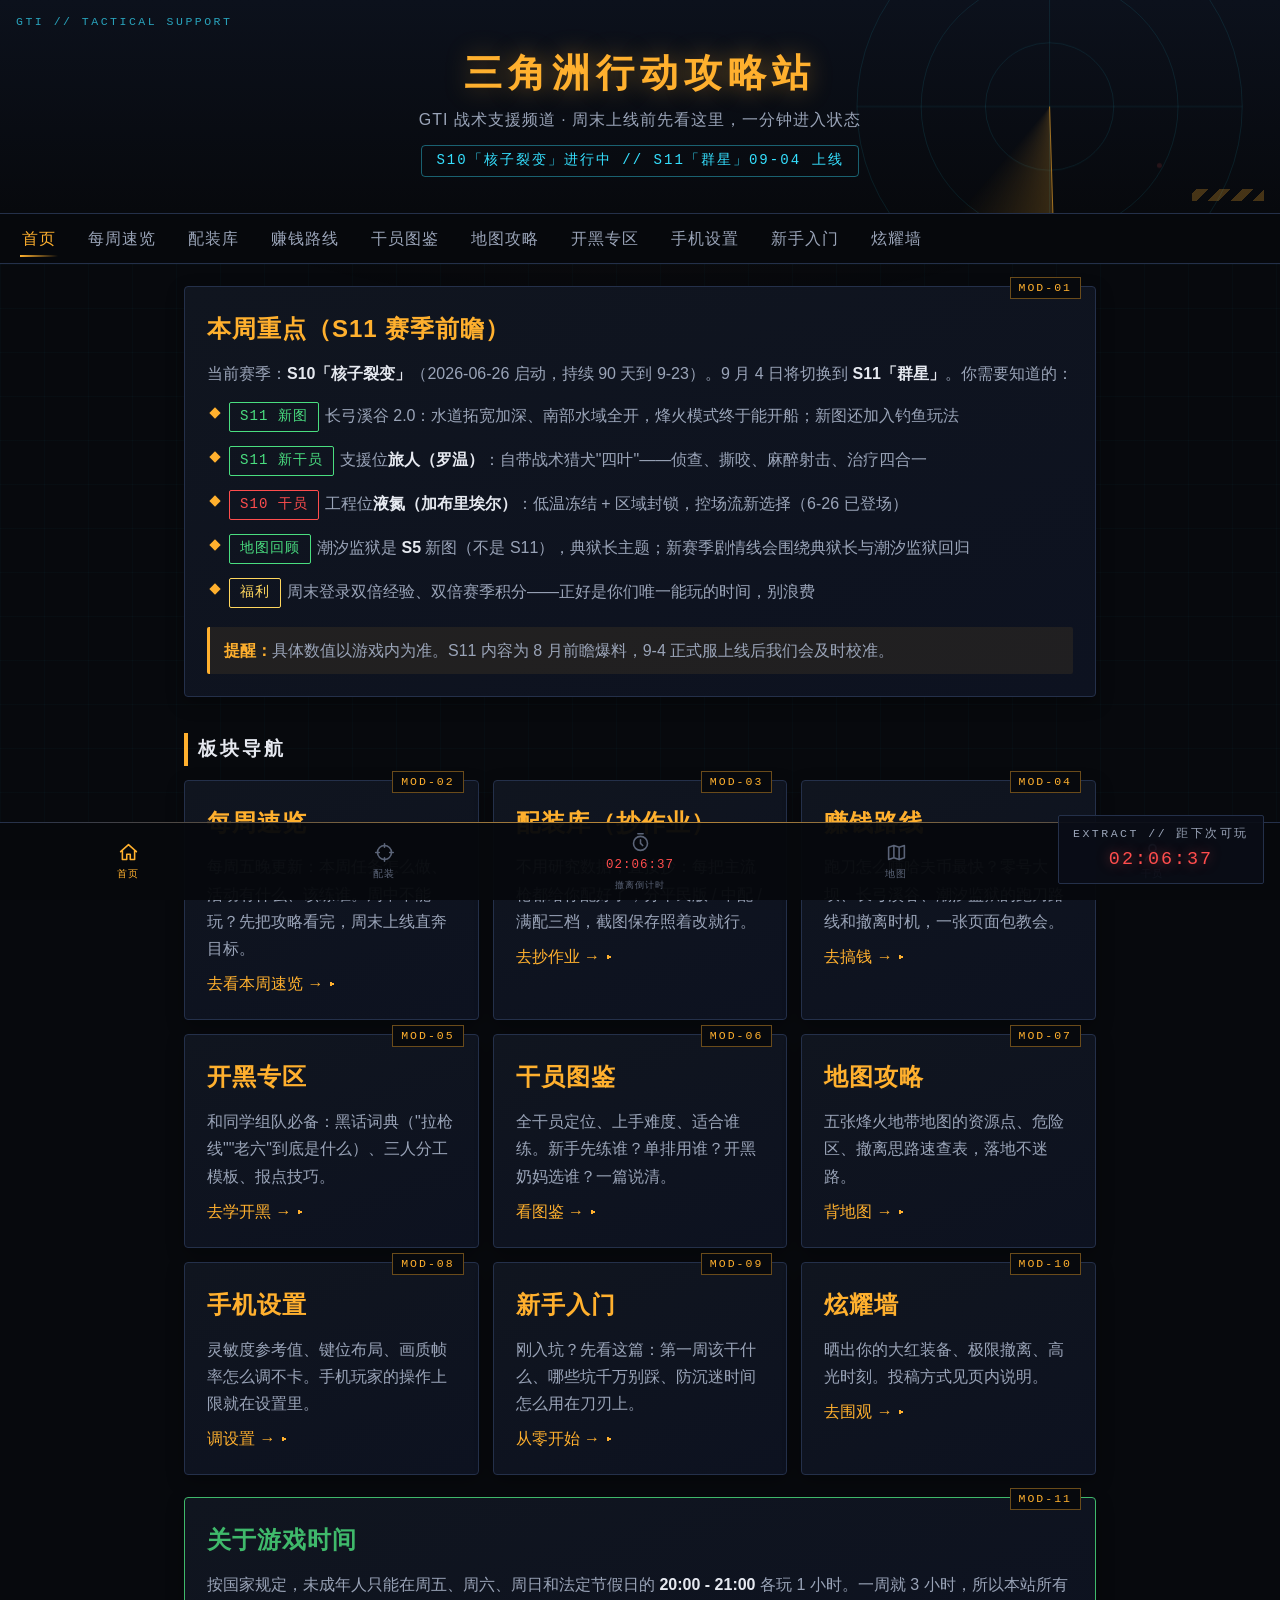
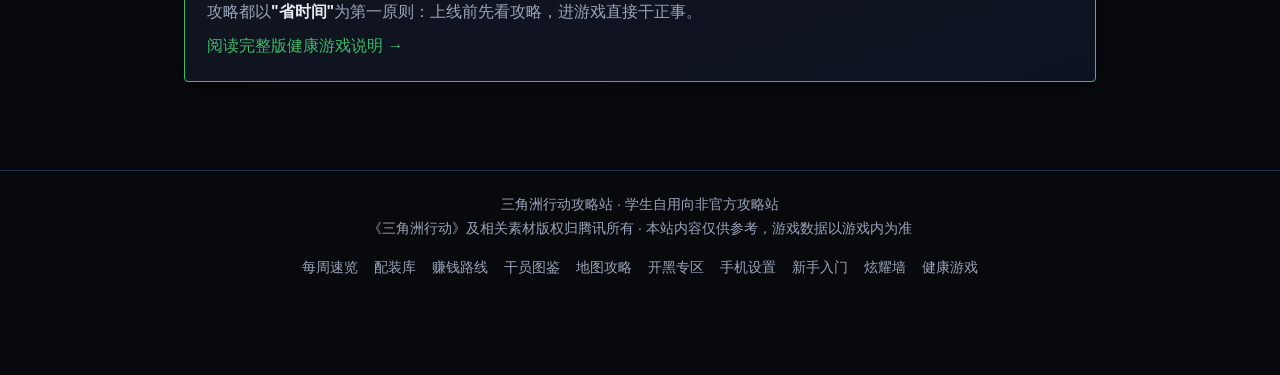
<file: index.html>
<!DOCTYPE html>
<html lang="zh-CN">
<head>
<meta charset="UTF-8">
<meta name="viewport" content="width=device-width, initial-scale=1.0">
<meta name="theme-color" content="#07090d">
<link rel="manifest" href="/manifest.webmanifest">
<link rel="icon" type="image/svg+xml" href="assets/icon.svg">
<title>三角洲行动攻略站 | 给初中生的三角洲手游百科</title>
<link rel="stylesheet" href="assets/style.css?v=12">
</head>
<body data-page="index">
</div></div>


<div class="hero">
  <canvas id="dfRadar" aria-hidden="true"></canvas>
  <div class="hero-inner">
    <h1 class="glitch" data-t="三角洲行动攻略站">三角洲行动攻略站</h1>
    <p>GTI 战术支援频道 · 周末上线前先看这里，一分钟进入状态</p>
    <span class="hero-chip">S10「核子裂变」进行中 // S11「群星」09-04 上线</span>
  </div>
</div>

<nav><div class="nav-inner">
  <a href="index.html" class="active">首页</a>
  <a href="weekly.html">每周速览</a>
  <a href="loadout.html">配装库</a>
  <a href="money.html">赚钱路线</a>
  <a href="operators.html">干员图鉴</a>
  <a href="maps.html">地图攻略</a>
  <a href="squad.html">开黑专区</a>
  <a href="mobile.html">手机设置</a>
  <a href="newbie.html">新手入门</a>
  <a href="wall.html">炫耀墙</a>
</div></nav>

<div class="container">

  <div class="card">
    <h2>本周重点（S11 赛季前瞻）</h2>
    <p>当前赛季：<strong>S10「核子裂变」</strong>（2026-06-26 启动，持续 90 天到 9-23）。9 月 4 日将切换到 <strong>S11「群星」</strong>。你需要知道的：</p>
    <ul class="list">
      <li><span class="badge new">S11 新图</span>长弓溪谷 2.0：水道拓宽加深、南部水域全开，烽火模式终于能开船；新图还加入钓鱼玩法</li>
      <li><span class="badge new">S11 新干员</span>支援位<strong>旅人（罗温）</strong>：自带战术猎犬"四叶"——侦查、撕咬、麻醉射击、治疗四合一</li>
      <li><span class="badge hot">S10 干员</span>工程位<strong>液氮（加布里埃尔）</strong>：低温冻结 + 区域封锁，控场流新选择（6-26 已登场）</li>
      <li><span class="badge new">地图回顾</span>潮汐监狱是 <strong>S5</strong> 新图（不是 S11），典狱长主题；新赛季剧情线会围绕典狱长与潮汐监狱回归</li>
      <li><span class="badge rec">福利</span>周末登录双倍经验、双倍赛季积分——正好是你们唯一能玩的时间，别浪费</li>
    </ul>
    <div class="tip"><b>提醒：</b>具体数值以游戏内为准。S11 内容为 8 月前瞻爆料，9-4 正式服上线后我们会及时校准。</div>
  </div>

  <div class="section-title"><h2 style="font-size:1.2rem;color:var(--text)">板块导航</h2></div>

  <div class="grid">
    <div class="card">
      <h2>每周速览</h2>
      <p>每周五晚更新：本周任务怎么做、活动有什么、该练谁。周中不能玩？先把攻略看完，周末上线直奔目标。</p>
      <p style="margin-top:8px"><a href="weekly.html" style="color:var(--accent)">去看本周速览 →</a></p>
    </div>
    <div class="card">
      <h2>配装库（抄作业）</h2>
      <p>不用研究数据，直接抄：每把主流枪都给你配好了，分平民版 / 中配 / 满配三档，截图保存照着改就行。</p>
      <p style="margin-top:8px"><a href="loadout.html" style="color:var(--accent)">去抄作业 →</a></p>
    </div>
    <div class="card">
      <h2>赚钱路线</h2>
      <p>跑刀怎么赚哈夫币最快？零号大坝、长弓溪谷、潮汐监狱的跑刀路线和撤离时机，一张页面包教会。</p>
      <p style="margin-top:8px"><a href="money.html" style="color:var(--accent)">去搞钱 →</a></p>
    </div>
    <div class="card">
      <h2>开黑专区</h2>
      <p>和同学组队必备：黑话词典（"拉枪线""老六"到底是什么）、三人分工模板、报点技巧。</p>
      <p style="margin-top:8px"><a href="squad.html" style="color:var(--accent)">去学开黑 →</a></p>
    </div>
    <div class="card">
      <h2>干员图鉴</h2>
      <p>全干员定位、上手难度、适合谁练。新手先练谁？单排用谁？开黑奶妈选谁？一篇说清。</p>
      <p style="margin-top:8px"><a href="operators.html" style="color:var(--accent)">看图鉴 →</a></p>
    </div>
    <div class="card">
      <h2>地图攻略</h2>
      <p>五张烽火地带地图的资源点、危险区、撤离思路速查表，落地不迷路。</p>
      <p style="margin-top:8px"><a href="maps.html" style="color:var(--accent)">背地图 →</a></p>
    </div>
    <div class="card">
      <h2>手机设置</h2>
      <p>灵敏度参考值、键位布局、画质帧率怎么调不卡。手机玩家的操作上限就在设置里。</p>
      <p style="margin-top:8px"><a href="mobile.html" style="color:var(--accent)">调设置 →</a></p>
    </div>
    <div class="card">
      <h2>新手入门</h2>
      <p>刚入坑？先看这篇：第一周该干什么、哪些坑千万别踩、防沉迷时间怎么用在刀刃上。</p>
      <p style="margin-top:8px"><a href="newbie.html" style="color:var(--accent)">从零开始 →</a></p>
    </div>
    <div class="card">
      <h2>炫耀墙</h2>
      <p>晒出你的大红装备、极限撤离、高光时刻。投稿方式见页内说明。</p>
      <p style="margin-top:8px"><a href="wall.html" style="color:var(--accent)">去围观 →</a></p>
    </div>
  </div>

  <div class="card" style="border-color:var(--green)">
    <h2 style="color:var(--green)">关于游戏时间</h2>
    <p>按国家规定，未成年人只能在周五、周六、周日和法定节假日的 <strong>20:00 - 21:00</strong> 各玩 1 小时。一周就 3 小时，所以本站所有攻略都以<b style="color:var(--text)">"省时间"</b>为第一原则：上线前先看攻略，进游戏直接干正事。</p>
    <p style="margin-top:6px"><a href="health.html" style="color:var(--green)">阅读完整版健康游戏说明 →</a></p>
  </div>

</div>

<footer>
  三角洲行动攻略站 · 学生自用向非官方攻略站<br>
  《三角洲行动》及相关素材版权归腾讯所有 · 本站内容仅供参考，游戏数据以游戏内为准
</footer>

<div id="dfToast"></div>
<div id="redRain" aria-hidden="true"></div>
<nav id="dfTabbar" aria-label="快捷导航"></nav>
<script src="assets/effects.js?v=12" defer></script>
</body>
</html>
</file>
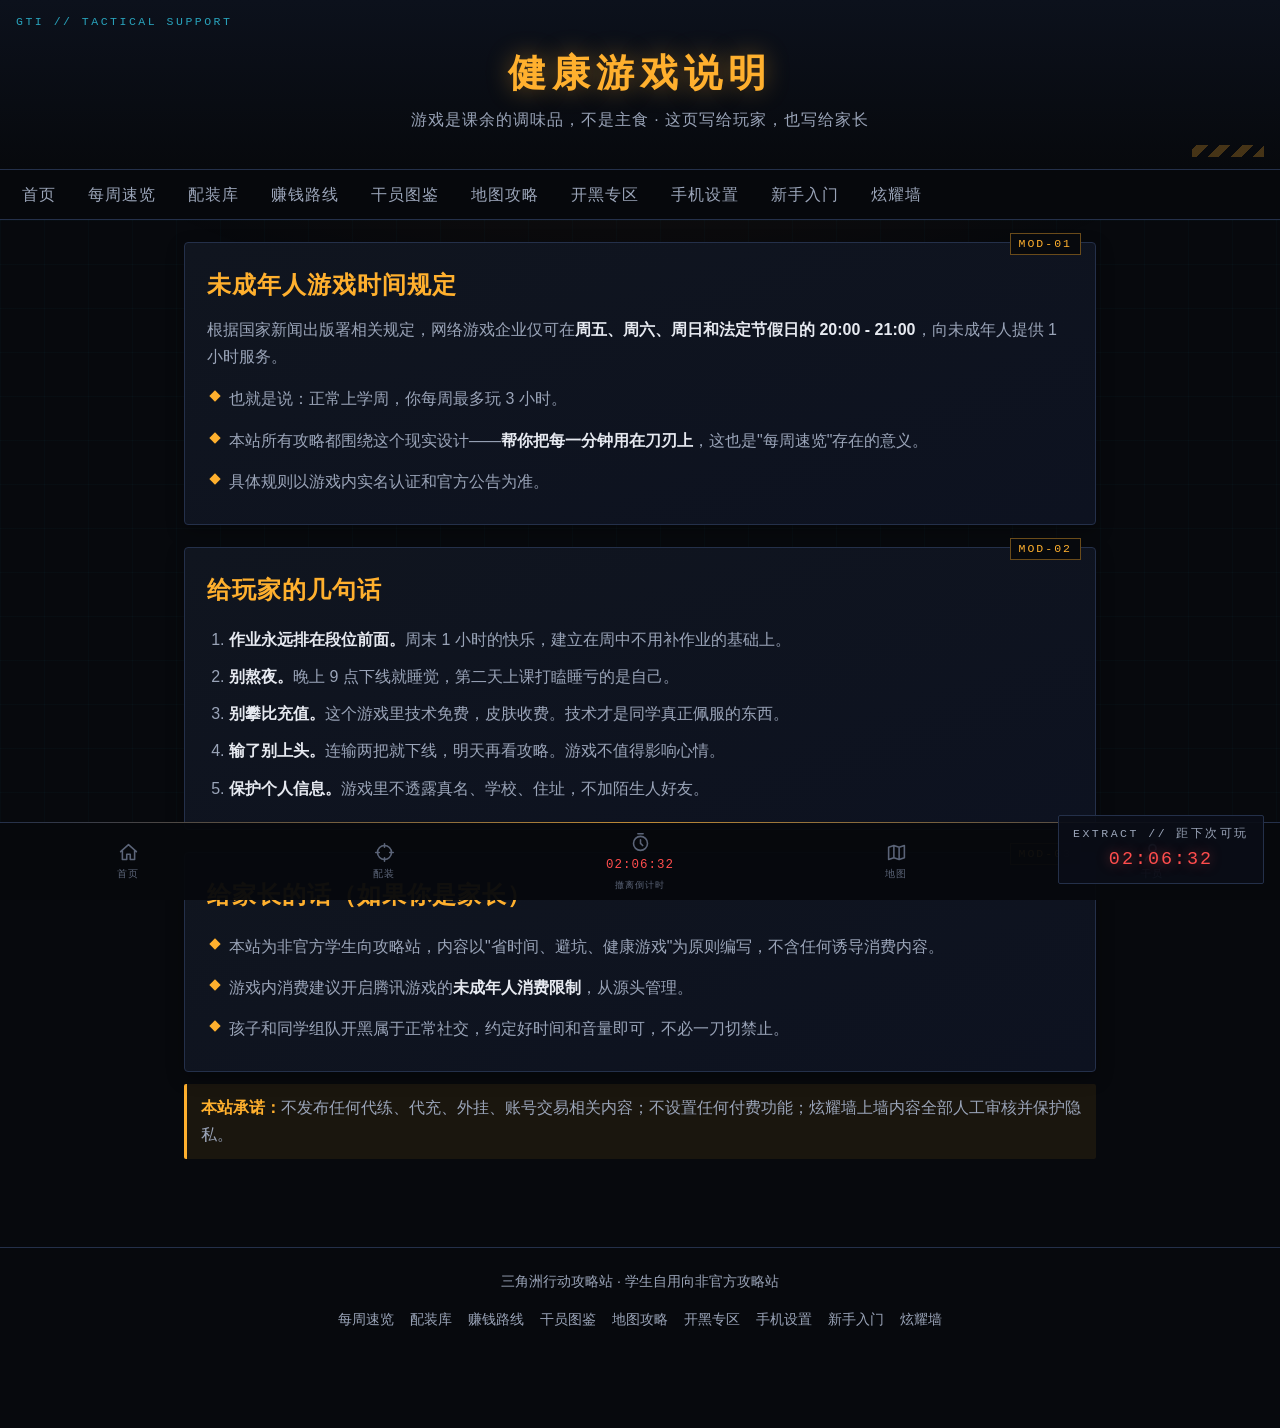
<file: health.html>
<!DOCTYPE html>
<html lang="zh-CN">
<head>
<meta charset="UTF-8">
<meta name="viewport" content="width=device-width, initial-scale=1.0">
<meta name="theme-color" content="#07090d">
<link rel="manifest" href="/manifest.webmanifest">
<link rel="icon" type="image/svg+xml" href="assets/icon.svg">
<title>健康游戏说明 | 三角洲行动攻略站</title>
<link rel="stylesheet" href="assets/style.css?v=12">
</head>
<body data-page="health">
</div></div>


<div class="hero">
  <h1>健康游戏说明</h1>
  <p>游戏是课余的调味品，不是主食 · 这页写给玩家，也写给家长</p>
</div>

<nav><div class="nav-inner">
  <a href="index.html">首页</a>
  <a href="weekly.html">每周速览</a>
  <a href="loadout.html">配装库</a>
  <a href="money.html">赚钱路线</a>
  <a href="operators.html">干员图鉴</a>
  <a href="maps.html">地图攻略</a>
  <a href="squad.html">开黑专区</a>
  <a href="mobile.html">手机设置</a>
  <a href="newbie.html">新手入门</a>
  <a href="wall.html">炫耀墙</a>
</div></nav>

<div class="container">

  <div class="card">
    <h2>未成年人游戏时间规定</h2>
    <p>根据国家新闻出版署相关规定，网络游戏企业仅可在<strong>周五、周六、周日和法定节假日的 20:00 - 21:00</strong>，向未成年人提供 1 小时服务。</p>
    <ul class="list">
      <li>也就是说：正常上学周，你每周最多玩 3 小时。</li>
      <li>本站所有攻略都围绕这个现实设计——<strong>帮你把每一分钟用在刀刃上</strong>，这也是"每周速览"存在的意义。</li>
      <li>具体规则以游戏内实名认证和官方公告为准。</li>
    </ul>
  </div>

  <div class="card">
    <h2>给玩家的几句话</h2>
    <ol class="list">
      <li><strong>作业永远排在段位前面。</strong>周末 1 小时的快乐，建立在周中不用补作业的基础上。</li>
      <li><strong>别熬夜。</strong>晚上 9 点下线就睡觉，第二天上课打瞌睡亏的是自己。</li>
      <li><strong>别攀比充值。</strong>这个游戏里技术免费，皮肤收费。技术才是同学真正佩服的东西。</li>
      <li><strong>输了别上头。</strong>连输两把就下线，明天再看攻略。游戏不值得影响心情。</li>
      <li><strong>保护个人信息。</strong>游戏里不透露真名、学校、住址，不加陌生人好友。</li>
    </ol>
  </div>

  <div class="card">
    <h2>给家长的话（如果你是家长）</h2>
    <ul class="list">
      <li>本站为非官方学生向攻略站，内容以"省时间、避坑、健康游戏"为原则编写，不含任何诱导消费内容。</li>
      <li>游戏内消费建议开启腾讯游戏的<strong>未成年人消费限制</strong>，从源头管理。</li>
      <li>孩子和同学组队开黑属于正常社交，约定好时间和音量即可，不必一刀切禁止。</li>
    </ul>
  </div>

  <div class="tip"><b>本站承诺：</b>不发布任何代练、代充、外挂、账号交易相关内容；不设置任何付费功能；炫耀墙上墙内容全部人工审核并保护隐私。</div>

</div>

<footer>
  三角洲行动攻略站 · 学生自用向非官方攻略站
</footer>

<div id="dfToast"></div>
<div id="redRain" aria-hidden="true"></div>
<nav id="dfTabbar" aria-label="快捷导航"></nav>
<script src="assets/effects.js?v=12" defer></script>
</body>
</html>
</file>
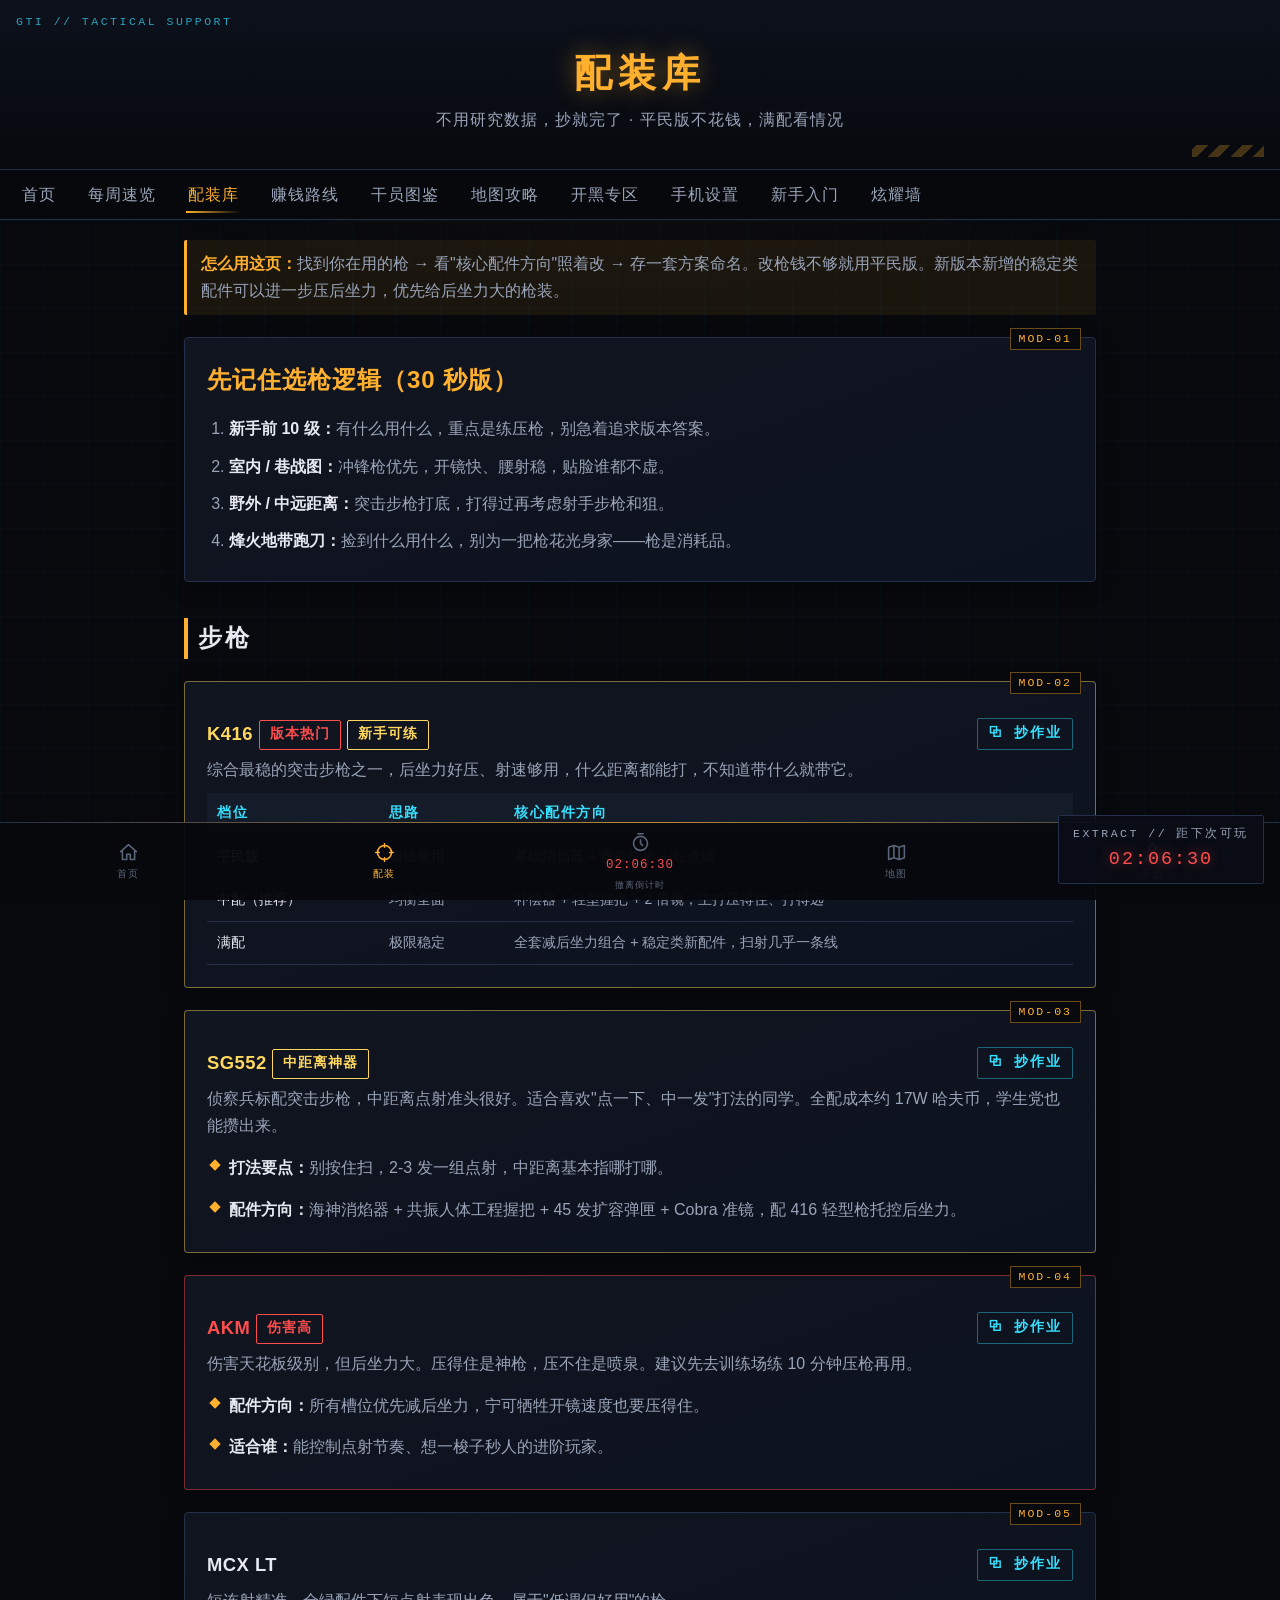
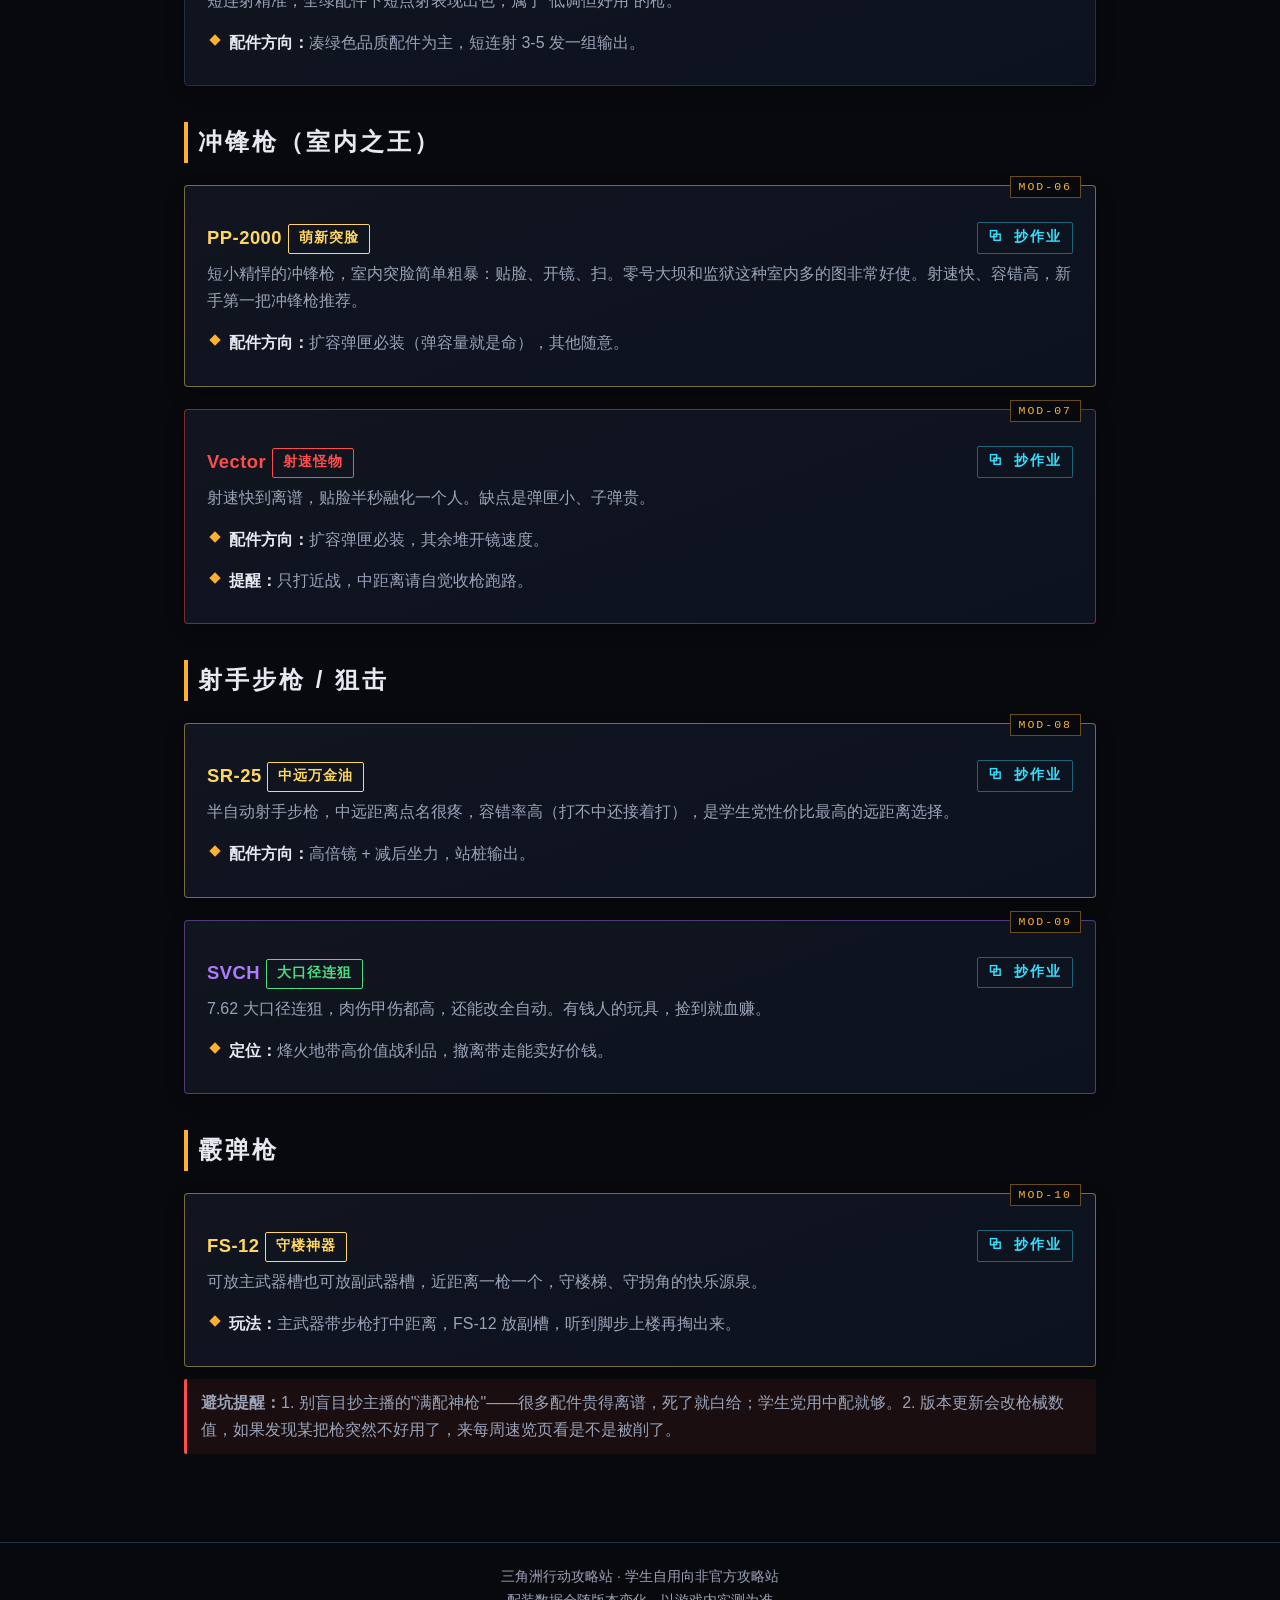
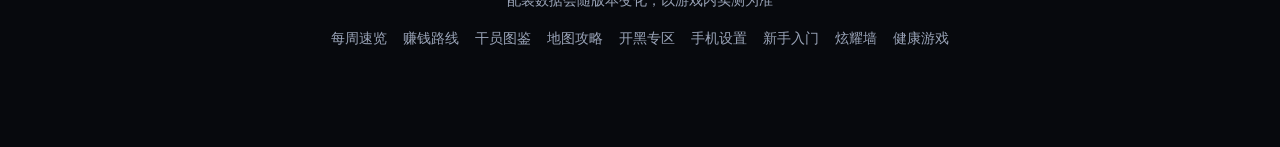
<file: loadout.html>
<!DOCTYPE html>
<html lang="zh-CN">
<head>
<meta charset="UTF-8">
<meta name="viewport" content="width=device-width, initial-scale=1.0">
<meta name="theme-color" content="#07090d">
<link rel="manifest" href="/manifest.webmanifest">
<link rel="icon" type="image/svg+xml" href="assets/icon.svg">
<title>配装库 · 直接抄 | 三角洲行动攻略站</title>
<link rel="stylesheet" href="assets/style.css?v=12">
</head>
<body data-page="loadout">
</div></div>


<div class="hero">
  <h1>配装库</h1>
  <p>不用研究数据，抄就完了 · 平民版不花钱，满配看情况</p>
</div>

<nav><div class="nav-inner">
  <a href="index.html">首页</a>
  <a href="weekly.html">每周速览</a>
  <a href="loadout.html" class="active">配装库</a>
  <a href="money.html">赚钱路线</a>
  <a href="operators.html">干员图鉴</a>
  <a href="maps.html">地图攻略</a>
  <a href="squad.html">开黑专区</a>
  <a href="mobile.html">手机设置</a>
  <a href="newbie.html">新手入门</a>
  <a href="wall.html">炫耀墙</a>
</div></nav>

<div class="container">

  <div class="tip" style="margin-top:20px"><b>怎么用这页：</b>找到你在用的枪 → 看"核心配件方向"照着改 → 存一套方案命名。改枪钱不够就用平民版。新版本新增的稳定类配件可以进一步压后坐力，优先给后坐力大的枪装。</div>

  <div class="card">
    <h2>先记住选枪逻辑（30 秒版）</h2>
    <ol class="list">
      <li><strong>新手前 10 级：</strong>有什么用什么，重点是练压枪，别急着追求版本答案。</li>
      <li><strong>室内 / 巷战图：</strong>冲锋枪优先，开镜快、腰射稳，贴脸谁都不虚。</li>
      <li><strong>野外 / 中远距离：</strong>突击步枪打底，打得过再考虑射手步枪和狙。</li>
      <li><strong>烽火地带跑刀：</strong>捡到什么用什么，别为一把枪花光身家——枪是消耗品。</li>
    </ol>
  </div>

  <h2 class="section-title">步枪</h2>

  <div class="card">
    <h3>K416 <span class="badge hot">版本热门</span><span class="badge rec">新手可练</span></h3>
    <p>综合最稳的突击步枪之一，后坐力好压、射速够用，什么距离都能打，不知道带什么就带它。</p>
    <div class="table-wrap"><table>
      <tr><th>档位</th><th>思路</th><th>核心配件方向</th></tr>
      <tr><td>平民版</td><td>省钱能用</td><td>基础消焰器 + 垂直握把 + 红点镜</td></tr>
      <tr><td>中配（推荐）</td><td>均衡全面</td><td>补偿器 + 轻型握把 + 2 倍镜，主打压得住、打得远</td></tr>
      <tr><td>满配</td><td>极限稳定</td><td>全套减后坐力组合 + 稳定类新配件，扫射几乎一条线</td></tr>
    </table></div>
  </div>

  <div class="card">
    <h3>SG552 <span class="badge rec">中距离神器</span></h3>
    <p>侦察兵标配突击步枪，中距离点射准头很好。适合喜欢"点一下、中一发"打法的同学。全配成本约 17W 哈夫币，学生党也能攒出来。</p>
    <ul class="list">
      <li><strong>打法要点：</strong>别按住扫，2-3 发一组点射，中距离基本指哪打哪。</li>
      <li><strong>配件方向：</strong>海神消焰器 + 共振人体工程握把 + 45 发扩容弹匣 + Cobra 准镜，配 416 轻型枪托控后坐力。</li>
    </ul>
  </div>

  <div class="card">
    <h3>AKM <span class="badge hot">伤害高</span></h3>
    <p>伤害天花板级别，但后坐力大。压得住是神枪，压不住是喷泉。建议先去训练场练 10 分钟压枪再用。</p>
    <ul class="list">
      <li><strong>配件方向：</strong>所有槽位优先减后坐力，宁可牺牲开镜速度也要压得住。</li>
      <li><strong>适合谁：</strong>能控制点射节奏、想一梭子秒人的进阶玩家。</li>
    </ul>
  </div>

  <div class="card">
    <h3>MCX LT</h3>
    <p>短连射精准，全绿配件下短点射表现出色，属于"低调但好用"的枪。</p>
    <ul class="list">
      <li><strong>配件方向：</strong>凑绿色品质配件为主，短连射 3-5 发一组输出。</li>
    </ul>
  </div>

  <h2 class="section-title">冲锋枪（室内之王）</h2>

  <div class="card">
    <h3>PP-2000 <span class="badge rec">萌新突脸</span></h3>
    <p>短小精悍的冲锋枪，室内突脸简单粗暴：贴脸、开镜、扫。零号大坝和监狱这种室内多的图非常好使。射速快、容错高，新手第一把冲锋枪推荐。</p>
    <ul class="list">
      <li><strong>配件方向：</strong>扩容弹匣必装（弹容量就是命），其他随意。</li>
    </ul>
  </div>

  <div class="card">
    <h3>Vector <span class="badge hot">射速怪物</span></h3>
    <p>射速快到离谱，贴脸半秒融化一个人。缺点是弹匣小、子弹贵。</p>
    <ul class="list">
      <li><strong>配件方向：</strong>扩容弹匣必装，其余堆开镜速度。</li>
      <li><strong>提醒：</strong>只打近战，中距离请自觉收枪跑路。</li>
    </ul>
  </div>

  <h2 class="section-title">射手步枪 / 狙击</h2>

  <div class="card">
    <h3>SR-25 <span class="badge rec">中远万金油</span></h3>
    <p>半自动射手步枪，中远距离点名很疼，容错率高（打不中还接着打），是学生党性价比最高的远距离选择。</p>
    <ul class="list">
      <li><strong>配件方向：</strong>高倍镜 + 减后坐力，站桩输出。</li>
    </ul>
  </div>

  <div class="card">
    <h3>SVCH <span class="badge new">大口径连狙</span></h3>
    <p>7.62 大口径连狙，肉伤甲伤都高，还能改全自动。有钱人的玩具，捡到就血赚。</p>
    <ul class="list">
      <li><strong>定位：</strong>烽火地带高价值战利品，撤离带走能卖好价钱。</li>
    </ul>
  </div>

  <h2 class="section-title">霰弹枪</h2>

  <div class="card">
    <h3>FS-12 <span class="badge rec">守楼神器</span></h3>
    <p>可放主武器槽也可放副武器槽，近距离一枪一个，守楼梯、守拐角的快乐源泉。</p>
    <ul class="list">
      <li><strong>玩法：</strong>主武器带步枪打中距离，FS-12 放副槽，听到脚步上楼再掏出来。</li>
    </ul>
  </div>

  <div class="warn"><b>避坑提醒：</b>1. 别盲目抄主播的"满配神枪"——很多配件贵得离谱，死了就白给；学生党用中配就够。2. 版本更新会改枪械数值，如果发现某把枪突然不好用了，来每周速览页看是不是被削了。</div>

</div>

<footer>
  三角洲行动攻略站 · 学生自用向非官方攻略站<br>
  配装数据会随版本变化，以游戏内实测为准
</footer>

<div id="dfToast"></div>
<div id="redRain" aria-hidden="true"></div>
<nav id="dfTabbar" aria-label="快捷导航"></nav>
<script src="assets/effects.js?v=12" defer></script>
</body>
</html>
</file>
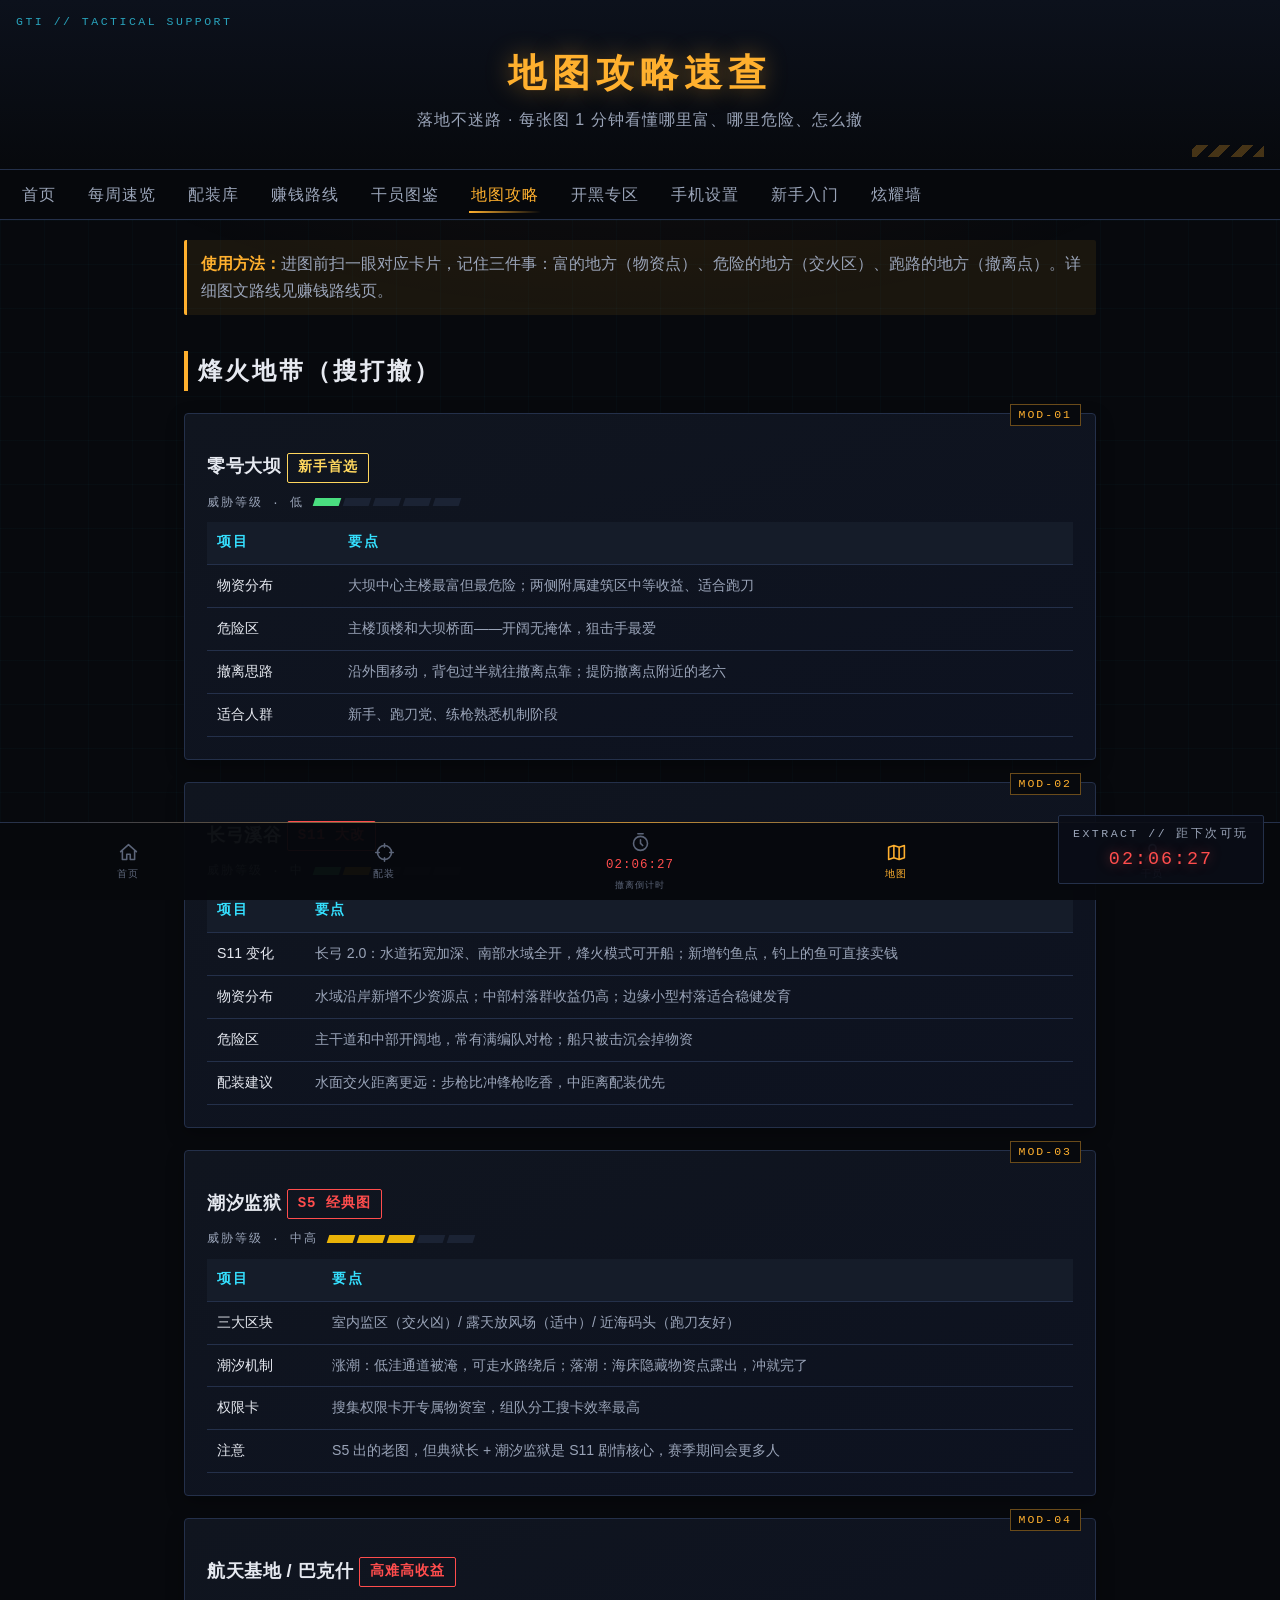
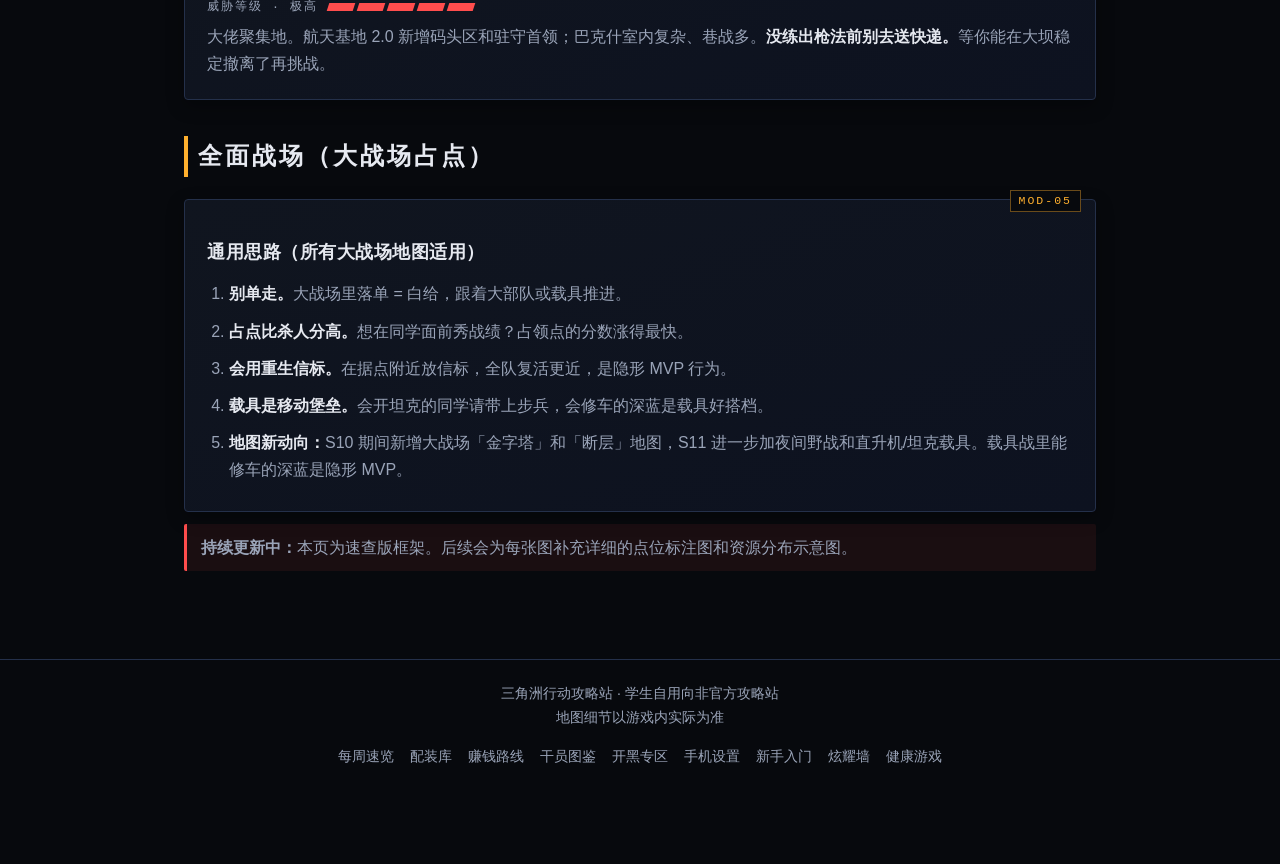
<file: maps.html>
<!DOCTYPE html>
<html lang="zh-CN">
<head>
<meta charset="UTF-8">
<meta name="viewport" content="width=device-width, initial-scale=1.0">
<meta name="theme-color" content="#07090d">
<link rel="manifest" href="/manifest.webmanifest">
<link rel="icon" type="image/svg+xml" href="assets/icon.svg">
<title>地图攻略速查 | 三角洲行动攻略站</title>
<link rel="stylesheet" href="assets/style.css?v=12">
</head>
<body data-page="maps">
</div></div>


<div class="hero">
  <h1>地图攻略速查</h1>
  <p>落地不迷路 · 每张图 1 分钟看懂哪里富、哪里危险、怎么撤</p>
</div>

<nav><div class="nav-inner">
  <a href="index.html">首页</a>
  <a href="weekly.html">每周速览</a>
  <a href="loadout.html">配装库</a>
  <a href="money.html">赚钱路线</a>
  <a href="operators.html">干员图鉴</a>
  <a href="maps.html" class="active">地图攻略</a>
  <a href="squad.html">开黑专区</a>
  <a href="mobile.html">手机设置</a>
  <a href="newbie.html">新手入门</a>
  <a href="wall.html">炫耀墙</a>
</div></nav>

<div class="container">

  <div class="tip" style="margin-top:20px"><b>使用方法：</b>进图前扫一眼对应卡片，记住三件事：富的地方（物资点）、危险的地方（交火区）、跑路的地方（撤离点）。详细图文路线见赚钱路线页。</div>

  <h2 class="section-title">烽火地带（搜打撤）</h2>

  <div class="card">
    <h3>零号大坝 <span class="badge rec">新手首选</span></h3>
    <div class="table-wrap"><table>
      <tr><th>项目</th><th>要点</th></tr>
      <tr><td>物资分布</td><td>大坝中心主楼最富但最危险；两侧附属建筑区中等收益、适合跑刀</td></tr>
      <tr><td>危险区</td><td>主楼顶楼和大坝桥面——开阔无掩体，狙击手最爱</td></tr>
      <tr><td>撤离思路</td><td>沿外围移动，背包过半就往撤离点靠；提防撤离点附近的老六</td></tr>
      <tr><td>适合人群</td><td>新手、跑刀党、练枪熟悉机制阶段</td></tr>
    </table></div>
  </div>

  <div class="card">
    <h3>长弓溪谷 <span class="badge hot">S11 大改</span></h3>
    <div class="table-wrap"><table>
      <tr><th>项目</th><th>要点</th></tr>
      <tr><td>S11 变化</td><td>长弓 2.0：水道拓宽加深、南部水域全开，烽火模式可开船；新增钓鱼点，钓上的鱼可直接卖钱</td></tr>
      <tr><td>物资分布</td><td>水域沿岸新增不少资源点；中部村落群收益仍高；边缘小型村落适合稳健发育</td></tr>
      <tr><td>危险区</td><td>主干道和中部开阔地，常有满编队对枪；船只被击沉会掉物资</td></tr>
      <tr><td>配装建议</td><td>水面交火距离更远：步枪比冲锋枪吃香，中距离配装优先</td></tr>
    </table></div>
  </div>

  <div class="card">
    <h3>潮汐监狱 <span class="badge hot">S5 经典图</span></h3>
    <div class="table-wrap"><table>
      <tr><th>项目</th><th>要点</th></tr>
      <tr><td>三大区块</td><td>室内监区（交火凶）/ 露天放风场（适中）/ 近海码头（跑刀友好）</td></tr>
      <tr><td>潮汐机制</td><td>涨潮：低洼通道被淹，可走水路绕后；落潮：海床隐藏物资点露出，冲就完了</td></tr>
      <tr><td>权限卡</td><td>搜集权限卡开专属物资室，组队分工搜卡效率最高</td></tr>
      <tr><td>注意</td><td>S5 出的老图，但典狱长 + 潮汐监狱是 S11 剧情核心，赛季期间会更多人</td></tr>
    </table></div>
  </div>

  <div class="card">
    <h3>航天基地 / 巴克什 <span class="badge hot">高难高收益</span></h3>
    <p>大佬聚集地。航天基地 2.0 新增码头区和驻守首领；巴克什室内复杂、巷战多。<strong>没练出枪法前别去送快递。</strong>等你能在大坝稳定撤离了再挑战。</p>
  </div>

  <h2 class="section-title">全面战场（大战场占点）</h2>

  <div class="card">
    <h3>通用思路（所有大战场地图适用）</h3>
    <ol class="list">
      <li><strong>别单走。</strong>大战场里落单 = 白给，跟着大部队或载具推进。</li>
      <li><strong>占点比杀人分高。</strong>想在同学面前秀战绩？占领点的分数涨得最快。</li>
      <li><strong>会用重生信标。</strong>在据点附近放信标，全队复活更近，是隐形 MVP 行为。</li>
      <li><strong>载具是移动堡垒。</strong>会开坦克的同学请带上步兵，会修车的深蓝是载具好搭档。</li>
      <li><strong>地图新动向：</strong>S10 期间新增大战场「金字塔」和「断层」地图，S11 进一步加夜间野战和直升机/坦克载具。载具战里能修车的深蓝是隐形 MVP。</li>
    </ol>
  </div>

  <div class="warn"><b>持续更新中：</b>本页为速查版框架。后续会为每张图补充详细的点位标注图和资源分布示意图。</div>

</div>

<footer>
  三角洲行动攻略站 · 学生自用向非官方攻略站<br>
  地图细节以游戏内实际为准
</footer>

<div id="dfToast"></div>
<div id="redRain" aria-hidden="true"></div>
<nav id="dfTabbar" aria-label="快捷导航"></nav>
<script src="assets/effects.js?v=12" defer></script>
</body>
</html>
</file>
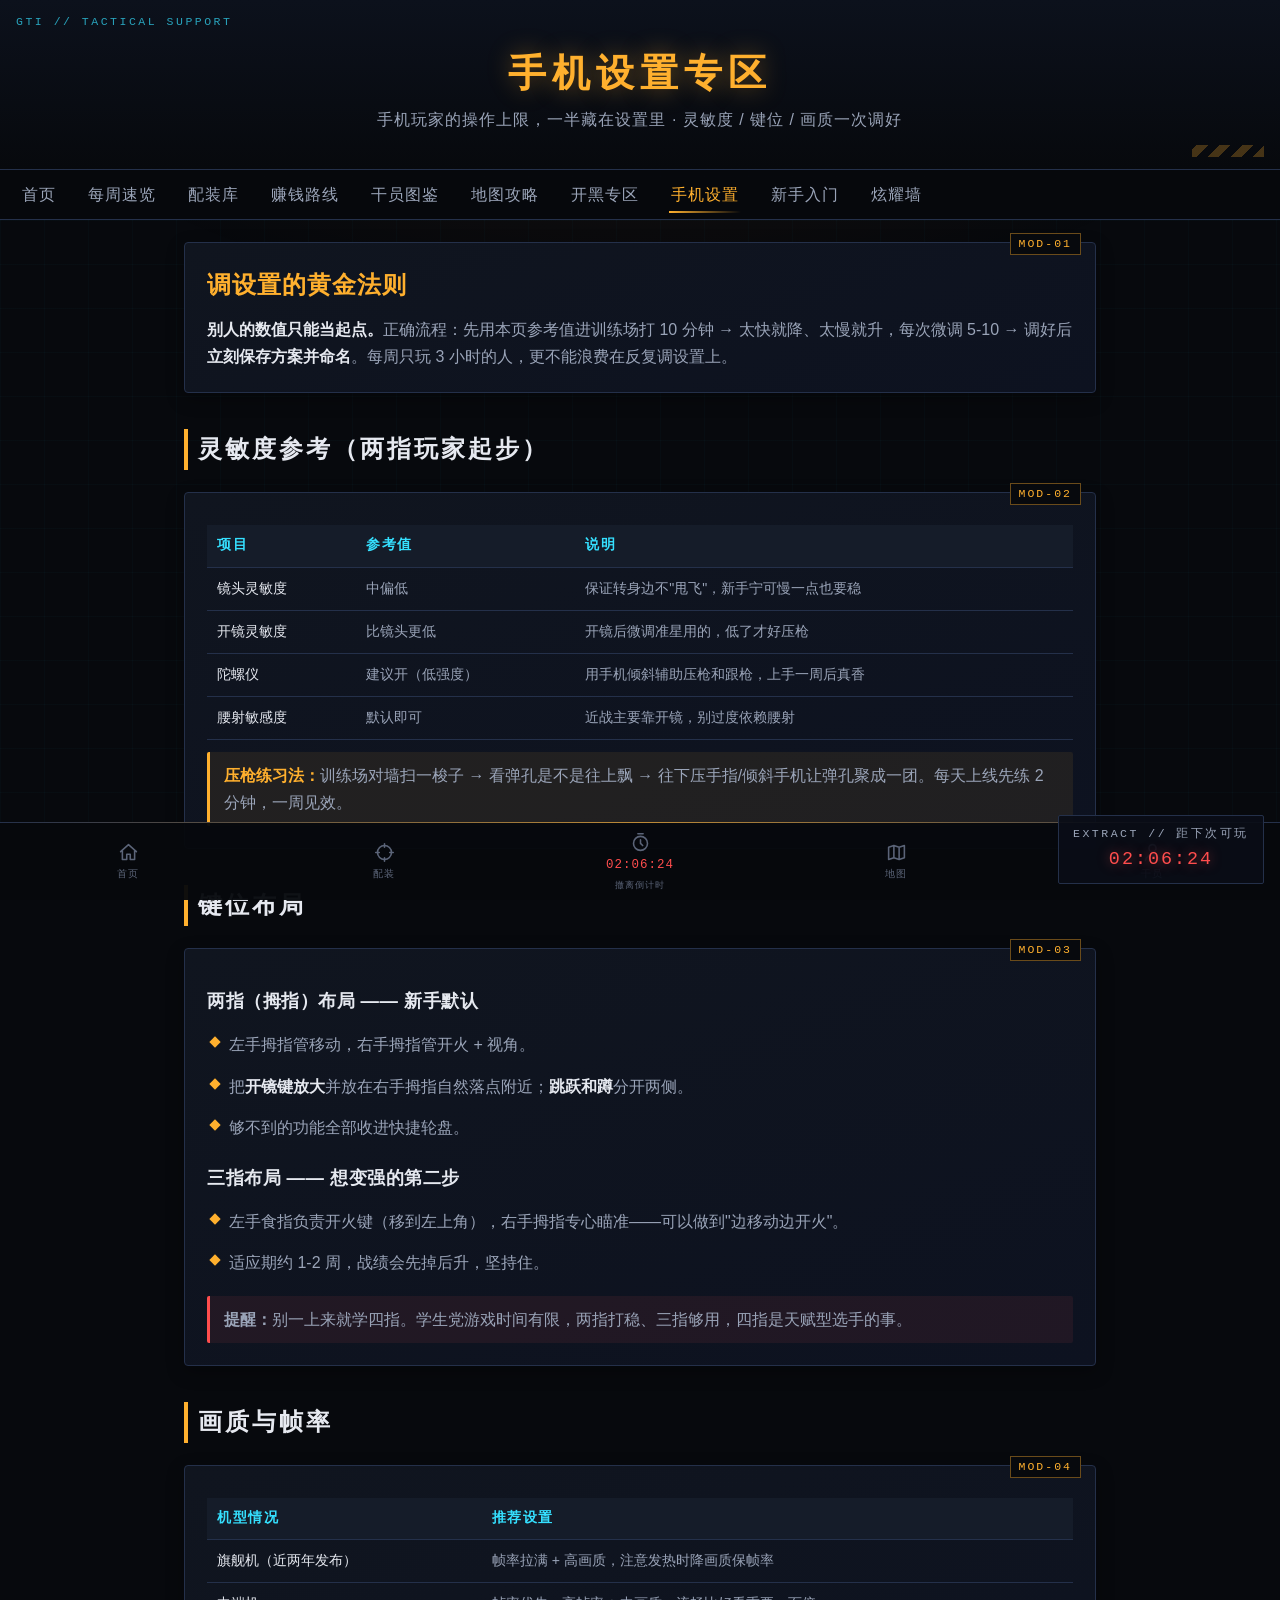
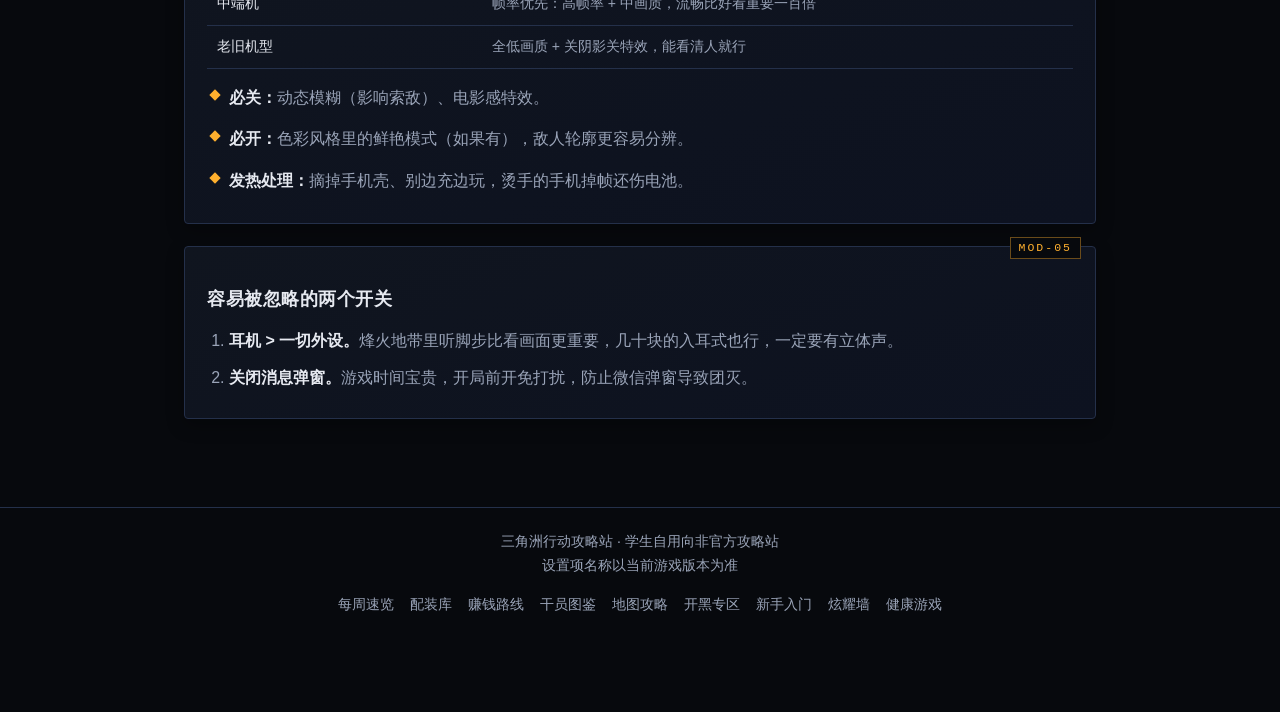
<file: mobile.html>
<!DOCTYPE html>
<html lang="zh-CN">
<head>
<meta charset="UTF-8">
<meta name="viewport" content="width=device-width, initial-scale=1.0">
<meta name="theme-color" content="#07090d">
<link rel="manifest" href="/manifest.webmanifest">
<link rel="icon" type="image/svg+xml" href="assets/icon.svg">
<title>手机设置专区 | 三角洲行动攻略站</title>
<link rel="stylesheet" href="assets/style.css?v=12">
</head>
<body data-page="mobile">
</div></div>


<div class="hero">
  <h1>手机设置专区</h1>
  <p>手机玩家的操作上限，一半藏在设置里 · 灵敏度 / 键位 / 画质一次调好</p>
</div>

<nav><div class="nav-inner">
  <a href="index.html">首页</a>
  <a href="weekly.html">每周速览</a>
  <a href="loadout.html">配装库</a>
  <a href="money.html">赚钱路线</a>
  <a href="operators.html">干员图鉴</a>
  <a href="maps.html">地图攻略</a>
  <a href="squad.html">开黑专区</a>
  <a href="mobile.html" class="active">手机设置</a>
  <a href="newbie.html">新手入门</a>
  <a href="wall.html">炫耀墙</a>
</div></nav>

<div class="container">

  <div class="card">
    <h2>调设置的黄金法则</h2>
    <p><strong>别人的数值只能当起点。</strong>正确流程：先用本页参考值进训练场打 10 分钟 → 太快就降、太慢就升，每次微调 5-10 → 调好后<strong>立刻保存方案并命名</strong>。每周只玩 3 小时的人，更不能浪费在反复调设置上。</p>
  </div>

  <h2 class="section-title">灵敏度参考（两指玩家起步）</h2>

  <div class="card">
    <div class="table-wrap"><table>
      <tr><th>项目</th><th>参考值</th><th>说明</th></tr>
      <tr><td>镜头灵敏度</td><td>中偏低</td><td>保证转身边不"甩飞"，新手宁可慢一点也要稳</td></tr>
      <tr><td>开镜灵敏度</td><td>比镜头更低</td><td>开镜后微调准星用的，低了才好压枪</td></tr>
      <tr><td>陀螺仪</td><td>建议开（低强度）</td><td>用手机倾斜辅助压枪和跟枪，上手一周后真香</td></tr>
      <tr><td>腰射敏感度</td><td>默认即可</td><td>近战主要靠开镜，别过度依赖腰射</td></tr>
    </table></div>
    <div class="tip"><b>压枪练习法：</b>训练场对墙扫一梭子 → 看弹孔是不是往上飘 → 往下压手指/倾斜手机让弹孔聚成一团。每天上线先练 2 分钟，一周见效。</div>
  </div>

  <h2 class="section-title">键位布局</h2>

  <div class="card">
    <h3>两指（拇指）布局 —— 新手默认</h3>
    <ul class="list">
      <li>左手拇指管移动，右手拇指管开火 + 视角。</li>
      <li>把<strong>开镜键放大</strong>并放在右手拇指自然落点附近；<strong>跳跃和蹲</strong>分开两侧。</li>
      <li>够不到的功能全部收进快捷轮盘。</li>
    </ul>
    <h3>三指布局 —— 想变强的第二步</h3>
    <ul class="list">
      <li>左手食指负责开火键（移到左上角），右手拇指专心瞄准——可以做到"边移动边开火"。</li>
      <li>适应期约 1-2 周，战绩会先掉后升，坚持住。</li>
    </ul>
    <div class="warn"><b>提醒：</b>别一上来就学四指。学生党游戏时间有限，两指打稳、三指够用，四指是天赋型选手的事。</div>
  </div>

  <h2 class="section-title">画质与帧率</h2>

  <div class="card">
    <div class="table-wrap"><table>
      <tr><th>机型情况</th><th>推荐设置</th></tr>
      <tr><td>旗舰机（近两年发布）</td><td>帧率拉满 + 高画质，注意发热时降画质保帧率</td></tr>
      <tr><td>中端机</td><td>帧率优先：高帧率 + 中画质，流畅比好看重要一百倍</td></tr>
      <tr><td>老旧机型</td><td>全低画质 + 关阴影关特效，能看清人就行</td></tr>
    </table></div>
    <ul class="list">
      <li><strong>必关：</strong>动态模糊（影响索敌）、电影感特效。</li>
      <li><strong>必开：</strong>色彩风格里的鲜艳模式（如果有），敌人轮廓更容易分辨。</li>
      <li><strong>发热处理：</strong>摘掉手机壳、别边充边玩，烫手的手机掉帧还伤电池。</li>
    </ul>
  </div>

  <div class="card">
    <h3>容易被忽略的两个开关</h3>
    <ol class="list">
      <li><strong>耳机 &gt; 一切外设。</strong>烽火地带里听脚步比看画面更重要，几十块的入耳式也行，一定要有立体声。</li>
      <li><strong>关闭消息弹窗。</strong>游戏时间宝贵，开局前开免打扰，防止微信弹窗导致团灭。</li>
    </ol>
  </div>

</div>

<footer>
  三角洲行动攻略站 · 学生自用向非官方攻略站<br>
  设置项名称以当前游戏版本为准
</footer>

<div id="dfToast"></div>
<div id="redRain" aria-hidden="true"></div>
<nav id="dfTabbar" aria-label="快捷导航"></nav>
<script src="assets/effects.js?v=12" defer></script>
</body>
</html>
</file>
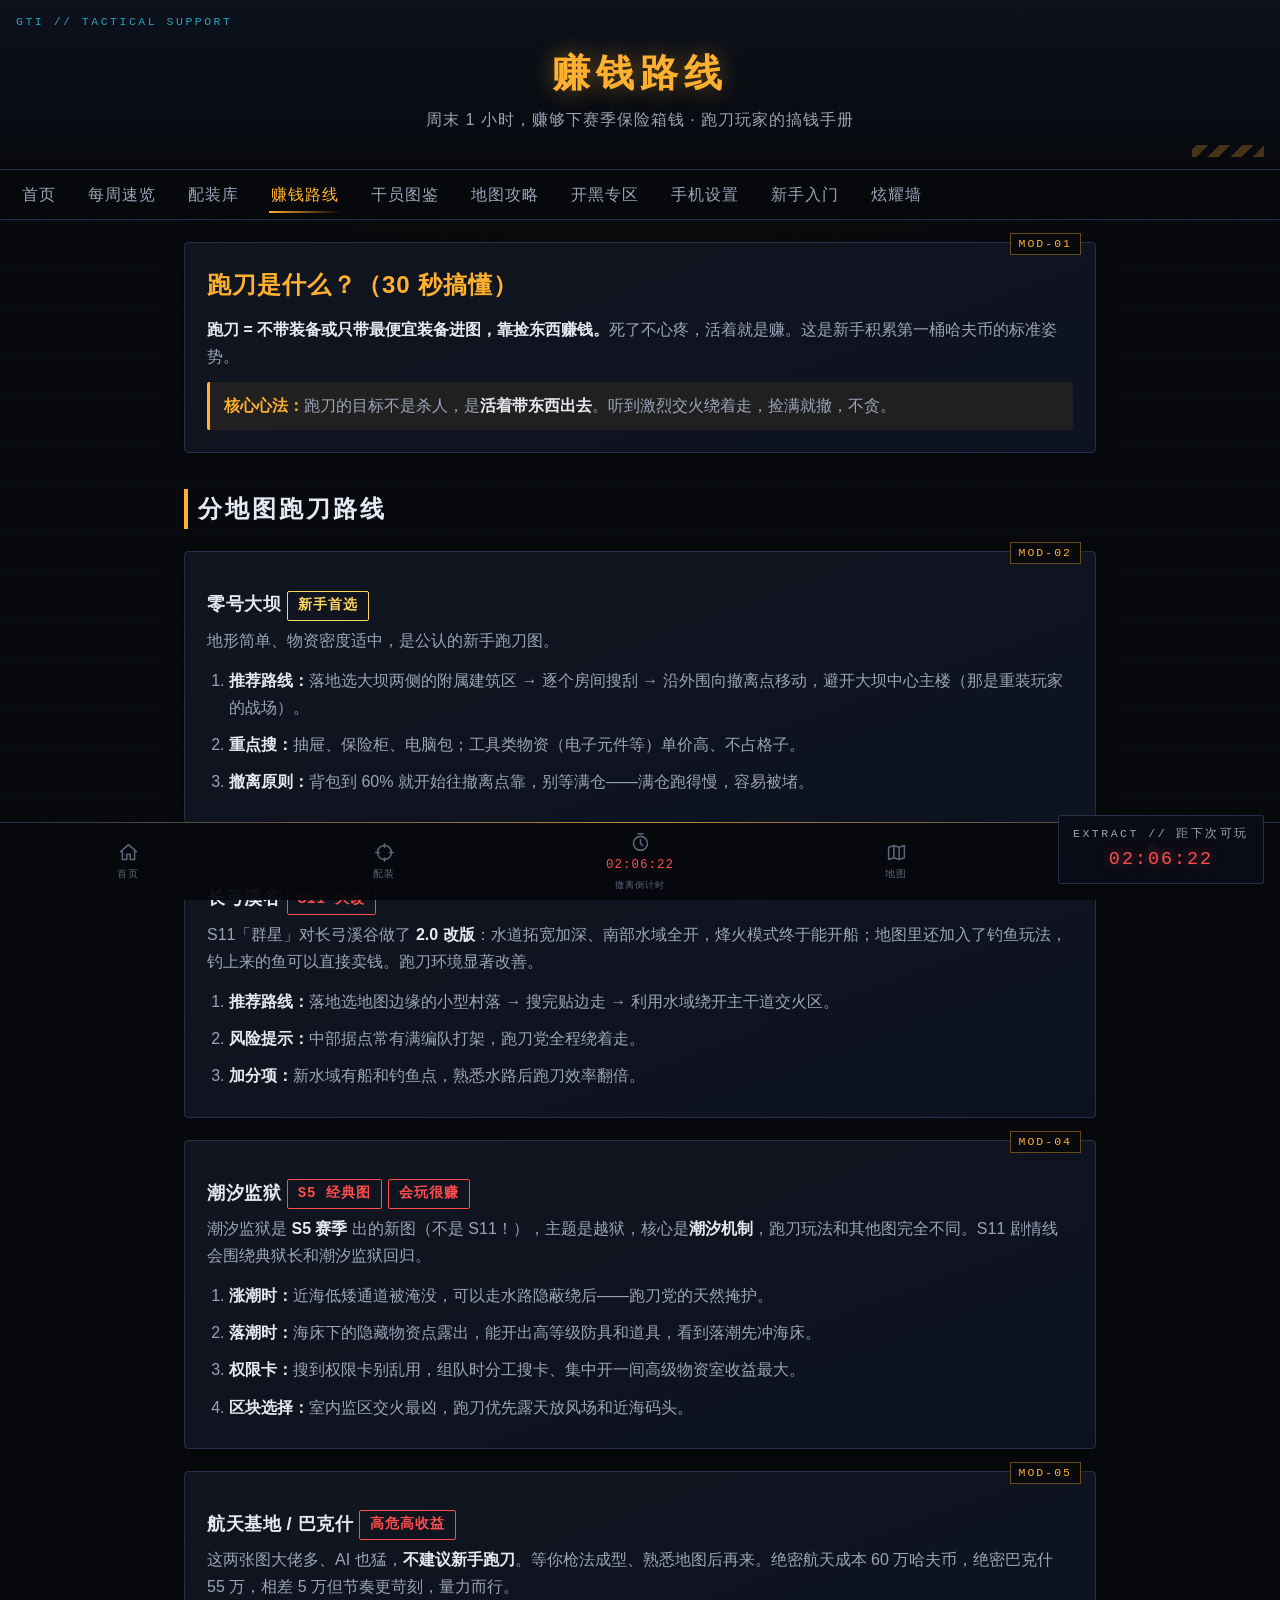
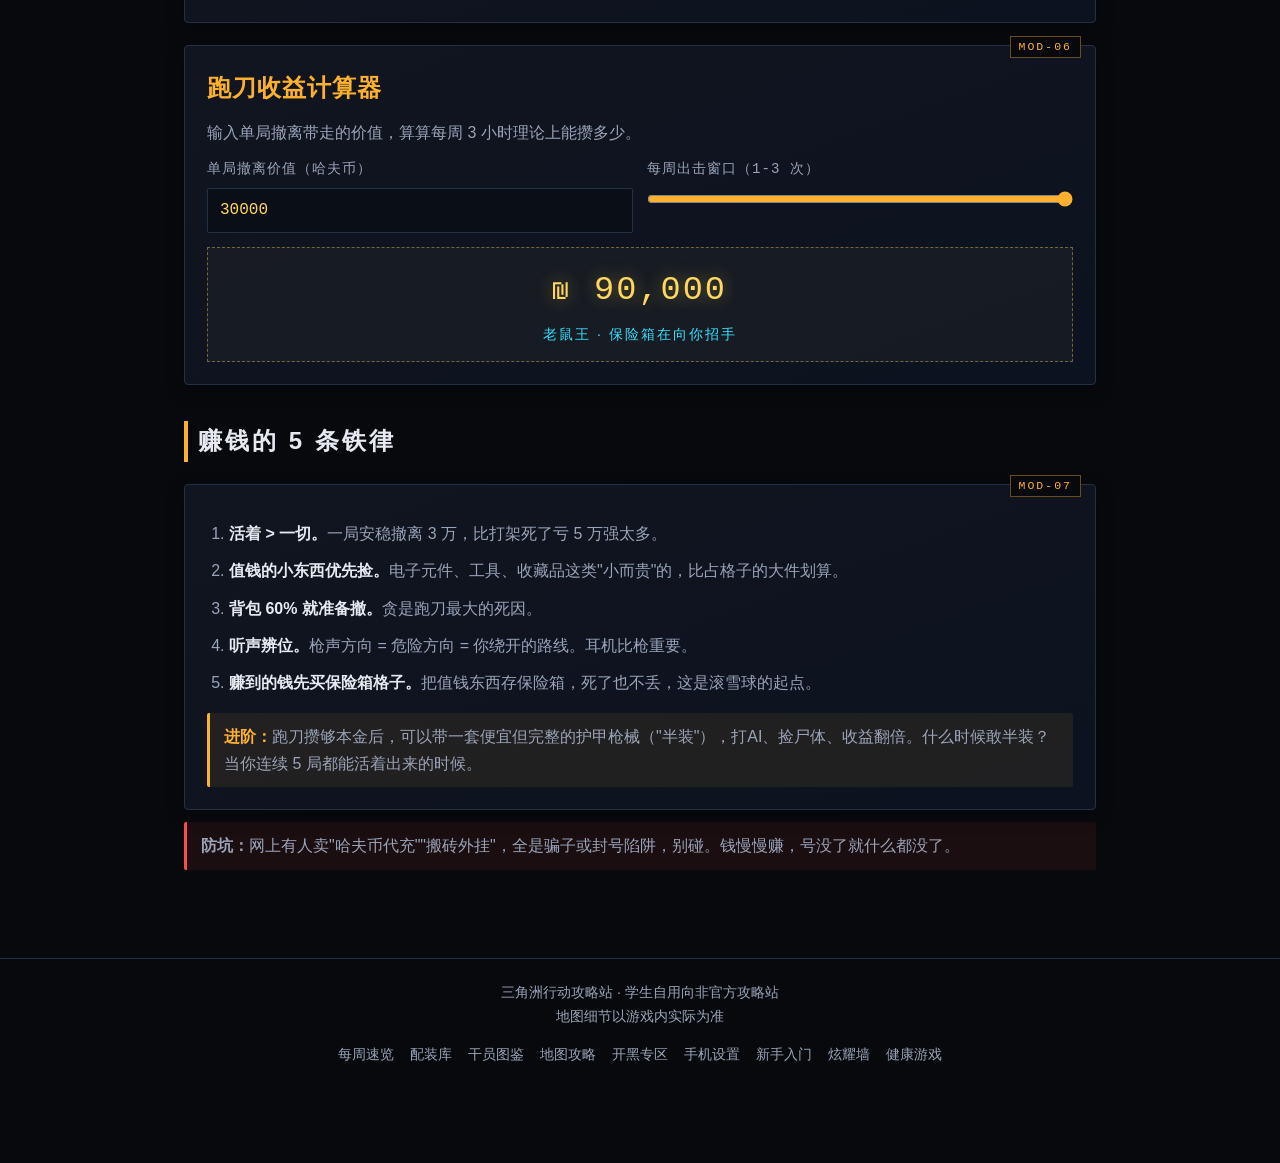
<file: money.html>
<!DOCTYPE html>
<html lang="zh-CN">
<head>
<meta charset="UTF-8">
<meta name="viewport" content="width=device-width, initial-scale=1.0">
<meta name="theme-color" content="#07090d">
<link rel="manifest" href="/manifest.webmanifest">
<link rel="icon" type="image/svg+xml" href="assets/icon.svg">
<title>赚钱路线 · 跑刀指南 | 三角洲行动攻略站</title>
<link rel="stylesheet" href="assets/style.css?v=12">
</head>
<body data-page="money">
</div></div>


<div class="hero">
  <h1>赚钱路线</h1>
  <p>周末 1 小时，赚够下赛季保险箱钱 · 跑刀玩家的搞钱手册</p>
</div>

<nav><div class="nav-inner">
  <a href="index.html">首页</a>
  <a href="weekly.html">每周速览</a>
  <a href="loadout.html">配装库</a>
  <a href="money.html" class="active">赚钱路线</a>
  <a href="operators.html">干员图鉴</a>
  <a href="maps.html">地图攻略</a>
  <a href="squad.html">开黑专区</a>
  <a href="mobile.html">手机设置</a>
  <a href="newbie.html">新手入门</a>
  <a href="wall.html">炫耀墙</a>
</div></nav>

<div class="container">

  <div class="card">
    <h2>跑刀是什么？（30 秒搞懂）</h2>
    <p><strong>跑刀 = 不带装备或只带最便宜装备进图，靠捡东西赚钱。</strong>死了不心疼，活着就是赚。这是新手积累第一桶哈夫币的标准姿势。</p>
    <div class="tip"><b>核心心法：</b>跑刀的目标不是杀人，是<strong>活着带东西出去</strong>。听到激烈交火绕着走，捡满就撤，不贪。</div>
  </div>

  <h2 class="section-title">分地图跑刀路线</h2>

  <div class="card">
    <h3>零号大坝 <span class="badge rec">新手首选</span></h3>
    <p>地形简单、物资密度适中，是公认的新手跑刀图。</p>
    <ol class="list">
      <li><strong>推荐路线：</strong>落地选大坝两侧的附属建筑区 → 逐个房间搜刮 → 沿外围向撤离点移动，避开大坝中心主楼（那是重装玩家的战场）。</li>
      <li><strong>重点搜：</strong>抽屉、保险柜、电脑包；工具类物资（电子元件等）单价高、不占格子。</li>
      <li><strong>撤离原则：</strong>背包到 60% 就开始往撤离点靠，别等满仓——满仓跑得慢，容易被堵。</li>
    </ol>
  </div>

  <div class="card">
    <h3>长弓溪谷 <span class="badge hot">S11 大改</span></h3>
    <p>S11「群星」对长弓溪谷做了 <strong>2.0 改版</strong>：水道拓宽加深、南部水域全开，烽火模式终于能开船；地图里还加入了钓鱼玩法，钓上来的鱼可以直接卖钱。跑刀环境显著改善。</p>
    <ol class="list">
      <li><strong>推荐路线：</strong>落地选地图边缘的小型村落 → 搜完贴边走 → 利用水域绕开主干道交火区。</li>
      <li><strong>风险提示：</strong>中部据点常有满编队打架，跑刀党全程绕着走。</li>
      <li><strong>加分项：</strong>新水域有船和钓鱼点，熟悉水路后跑刀效率翻倍。</li>
    </ol>
  </div>

  <div class="card">
    <h3>潮汐监狱 <span class="badge hot">S5 经典图</span><span class="badge hot">会玩很赚</span></h3>
    <p>潮汐监狱是 <strong>S5 赛季</strong> 出的新图（不是 S11！），主题是越狱，核心是<strong>潮汐机制</strong>，跑刀玩法和其他图完全不同。S11 剧情线会围绕典狱长和潮汐监狱回归。</p>
    <ol class="list">
      <li><strong>涨潮时：</strong>近海低矮通道被淹没，可以走水路隐蔽绕后——跑刀党的天然掩护。</li>
      <li><strong>落潮时：</strong>海床下的隐藏物资点露出，能开出高等级防具和道具，看到落潮先冲海床。</li>
      <li><strong>权限卡：</strong>搜到权限卡别乱用，组队时分工搜卡、集中开一间高级物资室收益最大。</li>
      <li><strong>区块选择：</strong>室内监区交火最凶，跑刀优先露天放风场和近海码头。</li>
    </ol>
  </div>

  <div class="card">
    <h3>航天基地 / 巴克什 <span class="badge hot">高危高收益</span></h3>
    <p>这两张图大佬多、AI 也猛，<strong>不建议新手跑刀</strong>。等你枪法成型、熟悉地图后再来。绝密航天成本 60 万哈夫币，绝密巴克什 55 万，相差 5 万但节奏更苛刻，量力而行。</p>
  </div>

  <h2 class="section-title">赚钱的 5 条铁律</h2>

  <div class="card">
    <ol class="list">
      <li><strong>活着 &gt; 一切。</strong>一局安稳撤离 3 万，比打架死了亏 5 万强太多。</li>
      <li><strong>值钱的小东西优先捡。</strong>电子元件、工具、收藏品这类"小而贵"的，比占格子的大件划算。</li>
      <li><strong>背包 60% 就准备撤。</strong>贪是跑刀最大的死因。</li>
      <li><strong>听声辨位。</strong>枪声方向 = 危险方向 = 你绕开的路线。耳机比枪重要。</li>
      <li><strong>赚到的钱先买保险箱格子。</strong>把值钱东西存保险箱，死了也不丢，这是滚雪球的起点。</li>
    </ol>
    <div class="tip"><b>进阶：</b>跑刀攒够本金后，可以带一套便宜但完整的护甲枪械（"半装"），打AI、捡尸体、收益翻倍。什么时候敢半装？当你连续 5 局都能活着出来的时候。</div>
  </div>

  <div class="warn"><b>防坑：</b>网上有人卖"哈夫币代充""搬砖外挂"，全是骗子或封号陷阱，别碰。钱慢慢赚，号没了就什么都没了。</div>

</div>

<footer>
  三角洲行动攻略站 · 学生自用向非官方攻略站<br>
  地图细节以游戏内实际为准
</footer>

<div id="dfToast"></div>
<div id="redRain" aria-hidden="true"></div>
<nav id="dfTabbar" aria-label="快捷导航"></nav>
<script src="assets/effects.js?v=12" defer></script>
</body>
</html>
</file>
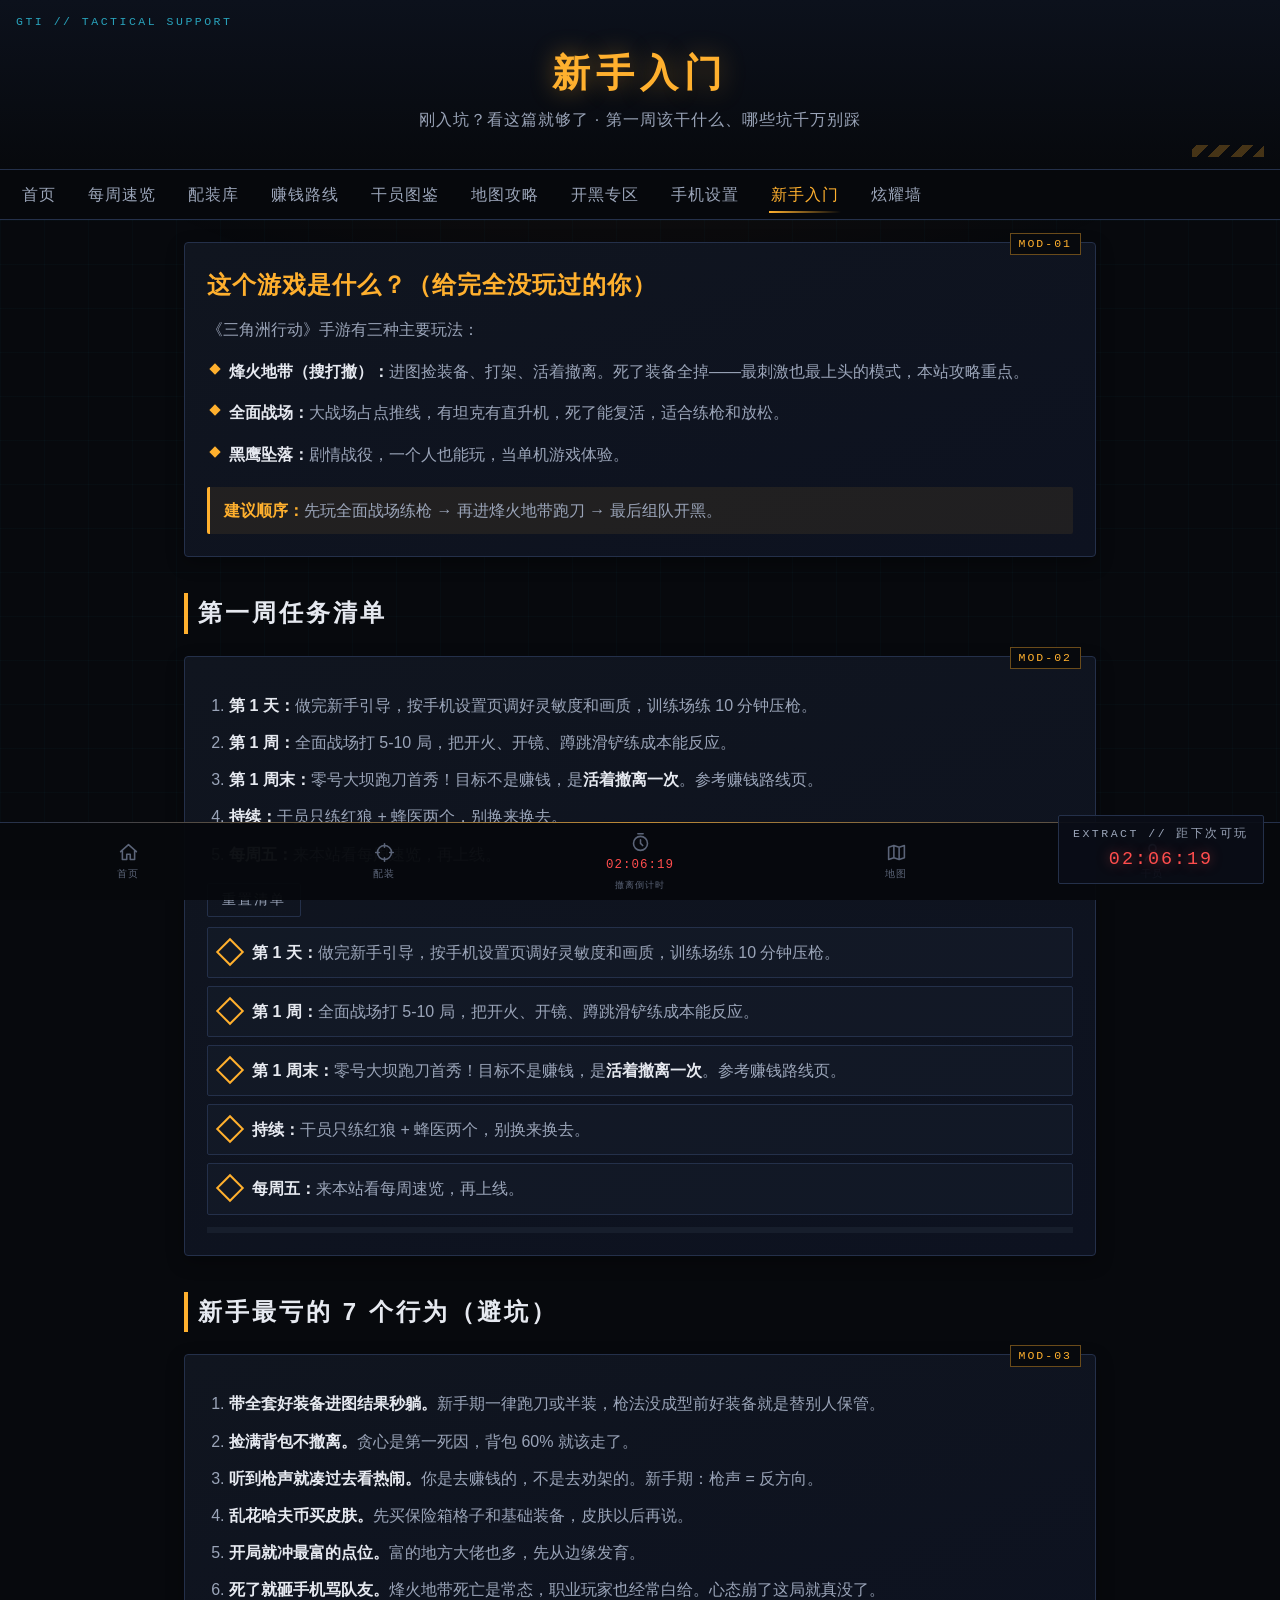
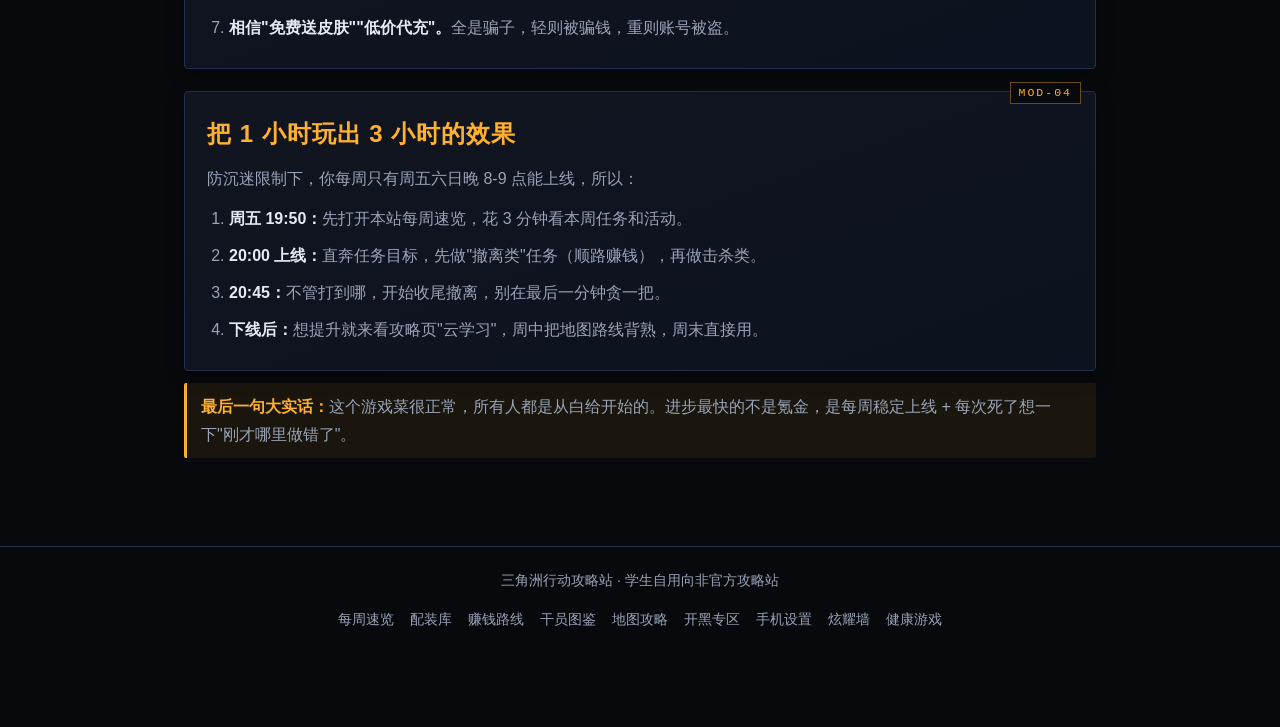
<file: newbie.html>
<!DOCTYPE html>
<html lang="zh-CN">
<head>
<meta charset="UTF-8">
<meta name="viewport" content="width=device-width, initial-scale=1.0">
<meta name="theme-color" content="#07090d">
<link rel="manifest" href="/manifest.webmanifest">
<link rel="icon" type="image/svg+xml" href="assets/icon.svg">
<title>新手入门 | 三角洲行动攻略站</title>
<link rel="stylesheet" href="assets/style.css?v=12">
</head>
<body data-page="newbie">
</div></div>


<div class="hero">
  <h1>新手入门</h1>
  <p>刚入坑？看这篇就够了 · 第一周该干什么、哪些坑千万别踩</p>
</div>

<nav><div class="nav-inner">
  <a href="index.html">首页</a>
  <a href="weekly.html">每周速览</a>
  <a href="loadout.html">配装库</a>
  <a href="money.html">赚钱路线</a>
  <a href="operators.html">干员图鉴</a>
  <a href="maps.html">地图攻略</a>
  <a href="squad.html">开黑专区</a>
  <a href="mobile.html">手机设置</a>
  <a href="newbie.html" class="active">新手入门</a>
  <a href="wall.html">炫耀墙</a>
</div></nav>

<div class="container">

  <div class="card">
    <h2>这个游戏是什么？（给完全没玩过的你）</h2>
    <p>《三角洲行动》手游有三种主要玩法：</p>
    <ul class="list">
      <li><strong>烽火地带（搜打撤）：</strong>进图捡装备、打架、活着撤离。死了装备全掉——最刺激也最上头的模式，本站攻略重点。</li>
      <li><strong>全面战场：</strong>大战场占点推线，有坦克有直升机，死了能复活，适合练枪和放松。</li>
      <li><strong>黑鹰坠落：</strong>剧情战役，一个人也能玩，当单机游戏体验。</li>
    </ul>
    <div class="tip"><b>建议顺序：</b>先玩全面战场练枪 → 再进烽火地带跑刀 → 最后组队开黑。</div>
  </div>

  <h2 class="section-title">第一周任务清单</h2>

  <div class="card">
    <ol class="list">
      <li><strong>第 1 天：</strong>做完新手引导，按手机设置页调好灵敏度和画质，训练场练 10 分钟压枪。</li>
      <li><strong>第 1 周：</strong>全面战场打 5-10 局，把开火、开镜、蹲跳滑铲练成本能反应。</li>
      <li><strong>第 1 周末：</strong>零号大坝跑刀首秀！目标不是赚钱，是<strong>活着撤离一次</strong>。参考赚钱路线页。</li>
      <li><strong>持续：</strong>干员只练红狼 + 蜂医两个，别换来换去。</li>
      <li><strong>每周五：</strong>来本站看每周速览，再上线。</li>
    </ol>
  </div>

  <h2 class="section-title">新手最亏的 7 个行为（避坑）</h2>

  <div class="card">
    <ol class="list">
      <li><strong>带全套好装备进图结果秒躺。</strong>新手期一律跑刀或半装，枪法没成型前好装备就是替别人保管。</li>
      <li><strong>捡满背包不撤离。</strong>贪心是第一死因，背包 60% 就该走了。</li>
      <li><strong>听到枪声就凑过去看热闹。</strong>你是去赚钱的，不是去劝架的。新手期：枪声 = 反方向。</li>
      <li><strong>乱花哈夫币买皮肤。</strong>先买保险箱格子和基础装备，皮肤以后再说。</li>
      <li><strong>开局就冲最富的点位。</strong>富的地方大佬也多，先从边缘发育。</li>
      <li><strong>死了就砸手机骂队友。</strong>烽火地带死亡是常态，职业玩家也经常白给。心态崩了这局就真没了。</li>
      <li><strong>相信"免费送皮肤""低价代充"。</strong>全是骗子，轻则被骗钱，重则账号被盗。</li>
    </ol>
  </div>

  <div class="card">
    <h2>把 1 小时玩出 3 小时的效果</h2>
    <p>防沉迷限制下，你每周只有周五六日晚 8-9 点能上线，所以：</p>
    <ol class="list">
      <li><strong>周五 19:50：</strong>先打开本站每周速览，花 3 分钟看本周任务和活动。</li>
      <li><strong>20:00 上线：</strong>直奔任务目标，先做"撤离类"任务（顺路赚钱），再做击杀类。</li>
      <li><strong>20:45：</strong>不管打到哪，开始收尾撤离，别在最后一分钟贪一把。</li>
      <li><strong>下线后：</strong>想提升就来看攻略页"云学习"，周中把地图路线背熟，周末直接用。</li>
    </ol>
  </div>

  <div class="tip"><b>最后一句大实话：</b>这个游戏菜很正常，所有人都是从白给开始的。进步最快的不是氪金，是每周稳定上线 + 每次死了想一下"刚才哪里做错了"。</div>

</div>

<footer>
  三角洲行动攻略站 · 学生自用向非官方攻略站
</footer>

<div id="dfToast"></div>
<div id="redRain" aria-hidden="true"></div>
<nav id="dfTabbar" aria-label="快捷导航"></nav>
<script src="assets/effects.js?v=12" defer></script>
</body>
</html>
</file>
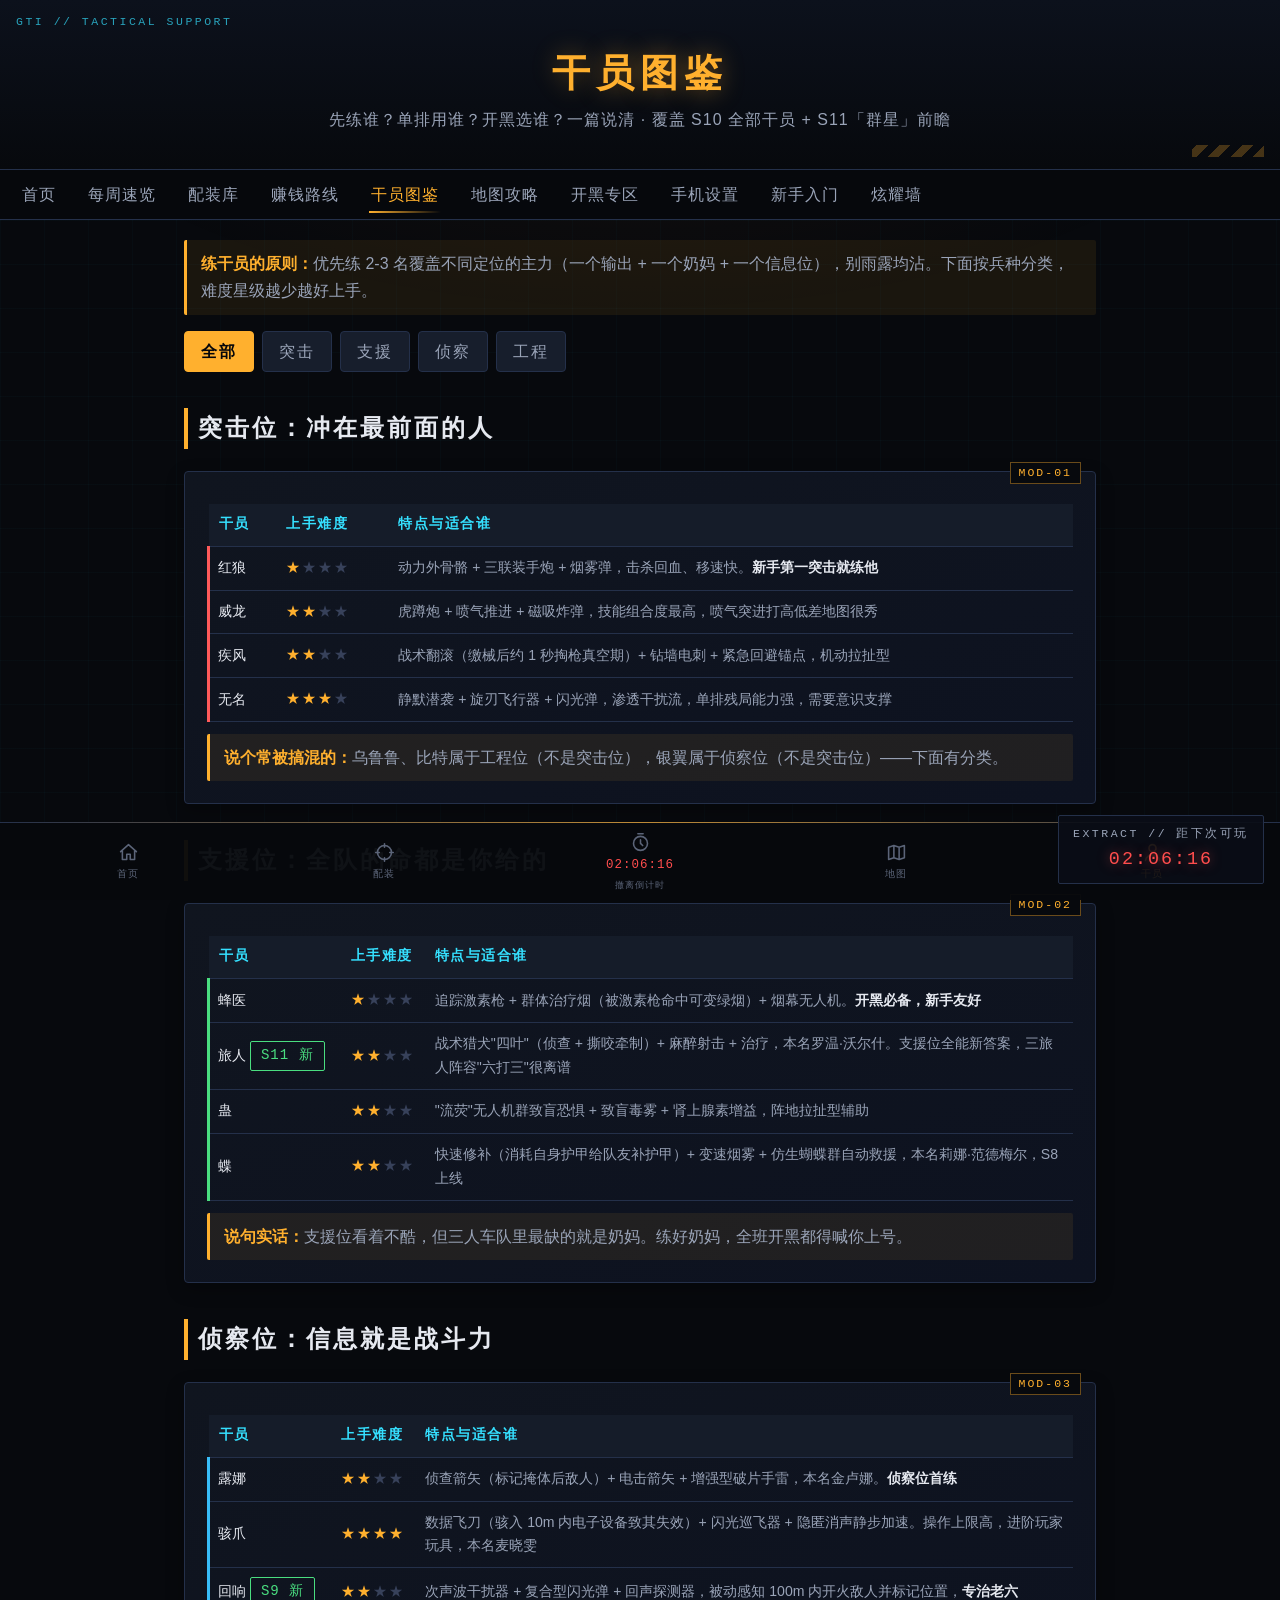
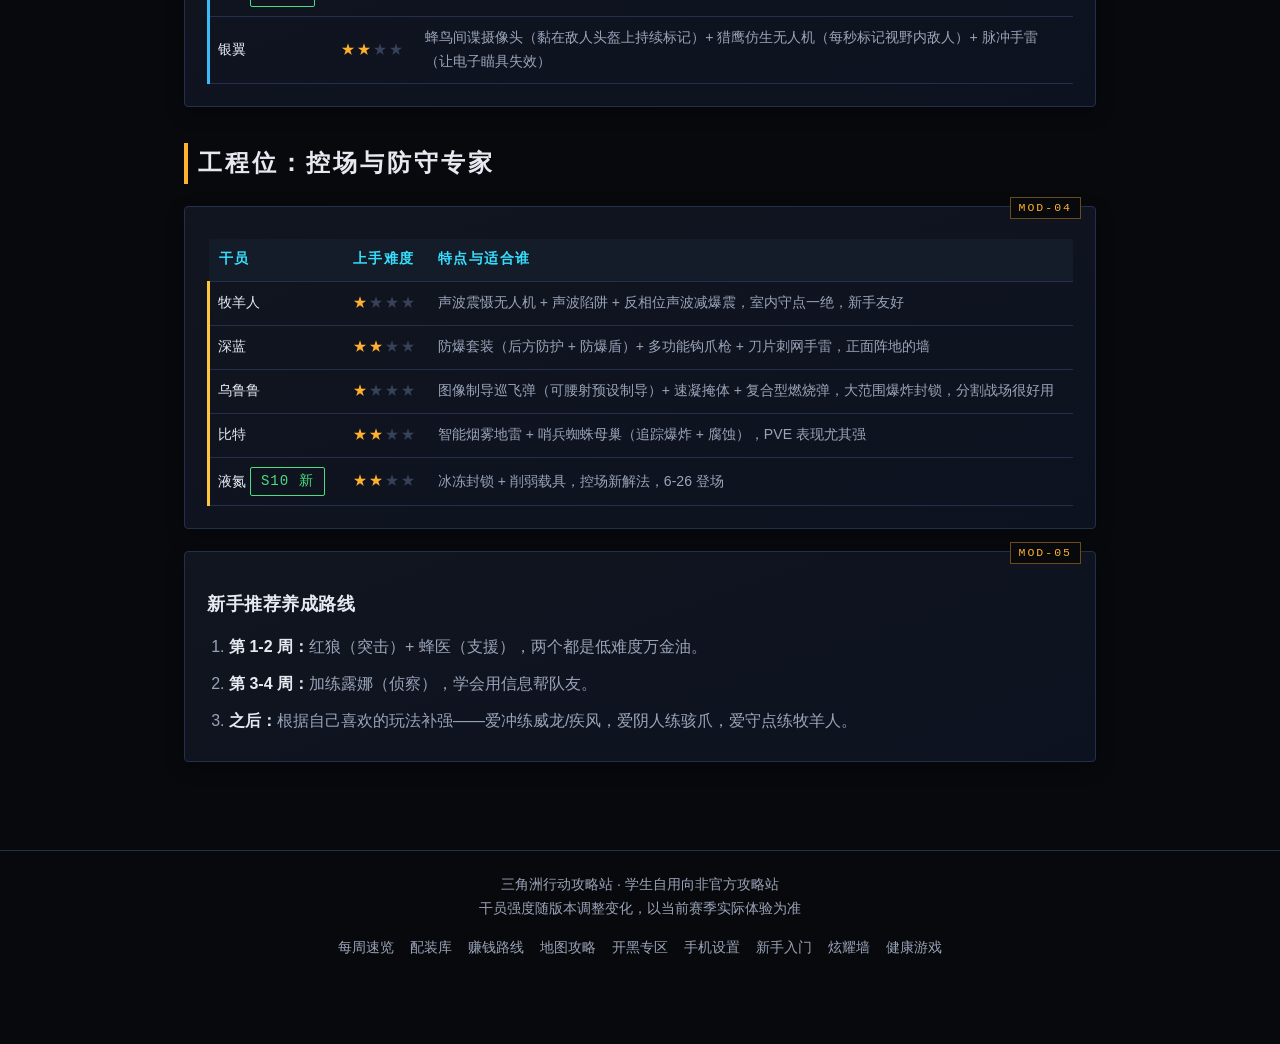
<file: operators.html>
<!DOCTYPE html>
<html lang="zh-CN">
<head>
<meta charset="UTF-8">
<meta name="viewport" content="width=device-width, initial-scale=1.0">
<meta name="theme-color" content="#07090d">
<link rel="manifest" href="/manifest.webmanifest">
<link rel="icon" type="image/svg+xml" href="assets/icon.svg">
<title>干员图鉴 | 三角洲行动攻略站</title>
<link rel="stylesheet" href="assets/style.css?v=12">
</head>
<body data-page="operators">
</div></div>


<div class="hero">
  <h1>干员图鉴</h1>
  <p>先练谁？单排用谁？开黑选谁？一篇说清 · 覆盖 S10 全部干员 + S11「群星」前瞻</p>
</div>

<nav><div class="nav-inner">
  <a href="index.html">首页</a>
  <a href="weekly.html">每周速览</a>
  <a href="loadout.html">配装库</a>
  <a href="money.html">赚钱路线</a>
  <a href="operators.html" class="active">干员图鉴</a>
  <a href="maps.html">地图攻略</a>
  <a href="squad.html">开黑专区</a>
  <a href="mobile.html">手机设置</a>
  <a href="newbie.html">新手入门</a>
  <a href="wall.html">炫耀墙</a>
</div></nav>

<div class="container">

  <div class="tip" style="margin-top:20px"><b>练干员的原则：</b>优先练 2-3 名覆盖不同定位的主力（一个输出 + 一个奶妈 + 一个信息位），别雨露均沾。下面按兵种分类，难度星级越少越好上手。</div>

  <h2 class="section-title">突击位：冲在最前面的人</h2>

  <div class="card">
    <div class="table-wrap"><table>
      <tr><th>干员</th><th>上手难度</th><th>特点与适合谁</th></tr>
      <tr><td>红狼</td><td>低</td><td>动力外骨骼 + 三联装手炮 + 烟雾弹，击杀回血、移速快。<strong>新手第一突击就练他</strong></td></tr>
      <tr><td>威龙</td><td>中</td><td>虎蹲炮 + 喷气推进 + 磁吸炸弹，技能组合度最高，喷气突进打高低差地图很秀</td></tr>
      <tr><td>疾风</td><td>中</td><td>战术翻滚（缴械后约 1 秒掏枪真空期）+ 钻墙电刺 + 紧急回避锚点，机动拉扯型</td></tr>
      <tr><td>无名</td><td>中高</td><td>静默潜袭 + 旋刃飞行器 + 闪光弹，渗透干扰流，单排残局能力强，需要意识支撑</td></tr>
    </table></div>
    <div class="tip"><b>说个常被搞混的：</b>乌鲁鲁、比特属于工程位（不是突击位），银翼属于侦察位（不是突击位）——下面有分类。</div>
  </div>

  <h2 class="section-title">支援位：全队的命都是你给的</h2>

  <div class="card">
    <div class="table-wrap"><table>
      <tr><th>干员</th><th>上手难度</th><th>特点与适合谁</th></tr>
      <tr><td>蜂医</td><td>低</td><td>追踪激素枪 + 群体治疗烟（被激素枪命中可变绿烟）+ 烟幕无人机。<strong>开黑必备，新手友好</strong></td></tr>
      <tr><td>旅人 <span class="badge new">S11 新</span></td><td>中</td><td>战术猎犬"四叶"（侦查 + 撕咬牵制）+ 麻醉射击 + 治疗，本名罗温·沃尔什。支援位全能新答案，三旅人阵容"六打三"很离谱</td></tr>
      <tr><td>蛊</td><td>中</td><td>"流荧"无人机群致盲恐惧 + 致盲毒雾 + 肾上腺素增益，阵地拉扯型辅助</td></tr>
      <tr><td>蝶</td><td>中</td><td>快速修补（消耗自身护甲给队友补护甲）+ 变速烟雾 + 仿生蝴蝶群自动救援，本名莉娜·范德梅尔，S8 上线</td></tr>
    </table></div>
    <div class="tip"><b>说句实话：</b>支援位看着不酷，但三人车队里最缺的就是奶妈。练好奶妈，全班开黑都得喊你上号。</div>
  </div>

  <h2 class="section-title">侦察位：信息就是战斗力</h2>

  <div class="card">
    <div class="table-wrap"><table>
      <tr><th>干员</th><th>上手难度</th><th>特点与适合谁</th></tr>
      <tr><td>露娜</td><td>中</td><td>侦查箭矢（标记掩体后敌人）+ 电击箭矢 + 增强型破片手雷，本名金卢娜。<strong>侦察位首练</strong></td></tr>
      <tr><td>骇爪</td><td>高</td><td>数据飞刀（骇入 10m 内电子设备致其失效）+ 闪光巡飞器 + 隐匿消声静步加速。操作上限高，进阶玩家玩具，本名麦晓雯</td></tr>
      <tr><td>回响 <span class="badge new">S9 新</span></td><td>中</td><td>次声波干扰器 + 复合型闪光弹 + 回声探测器，被动感知 100m 内开火敌人并标记位置，<strong>专治老六</strong></td></tr>
      <tr><td>银翼</td><td>中</td><td>蜂鸟间谍摄像头（黏在敌人头盔上持续标记）+ 猎鹰仿生无人机（每秒标记视野内敌人）+ 脉冲手雷（让电子瞄具失效）</td></tr>
    </table></div>
  </div>

  <h2 class="section-title">工程位：控场与防守专家</h2>

  <div class="card">
    <div class="table-wrap"><table>
      <tr><th>干员</th><th>上手难度</th><th>特点与适合谁</th></tr>
      <tr><td>牧羊人</td><td>低</td><td>声波震慑无人机 + 声波陷阱 + 反相位声波减爆震，室内守点一绝，新手友好</td></tr>
      <tr><td>深蓝</td><td>中</td><td>防爆套装（后方防护 + 防爆盾）+ 多功能钩爪枪 + 刀片刺网手雷，正面阵地的墙</td></tr>
      <tr><td>乌鲁鲁</td><td>低</td><td>图像制导巡飞弹（可腰射预设制导）+ 速凝掩体 + 复合型燃烧弹，大范围爆炸封锁，分割战场很好用</td></tr>
      <tr><td>比特</td><td>中</td><td>智能烟雾地雷 + 哨兵蜘蛛母巢（追踪爆炸 + 腐蚀），PVE 表现尤其强</td></tr>
      <tr><td>液氮 <span class="badge new">S10 新</span></td><td>中</td><td>冰冻封锁 + 削弱载具，控场新解法，6-26 登场</td></tr>
    </table></div>
  </div>

  <div class="card">
    <h3>新手推荐养成路线</h3>
    <ol class="list">
      <li><strong>第 1-2 周：</strong>红狼（突击）+ 蜂医（支援），两个都是低难度万金油。</li>
      <li><strong>第 3-4 周：</strong>加练露娜（侦察），学会用信息帮队友。</li>
      <li><strong>之后：</strong>根据自己喜欢的玩法补强——爱冲练威龙/疾风，爱阴人练骇爪，爱守点练牧羊人。</li>
    </ol>
  </div>

</div>

<footer>
  三角洲行动攻略站 · 学生自用向非官方攻略站<br>
  干员强度随版本调整变化，以当前赛季实际体验为准
</footer>

<div id="dfToast"></div>
<div id="redRain" aria-hidden="true"></div>
<nav id="dfTabbar" aria-label="快捷导航"></nav>
<script src="assets/effects.js?v=12" defer></script>
</body>
</html>
</file>
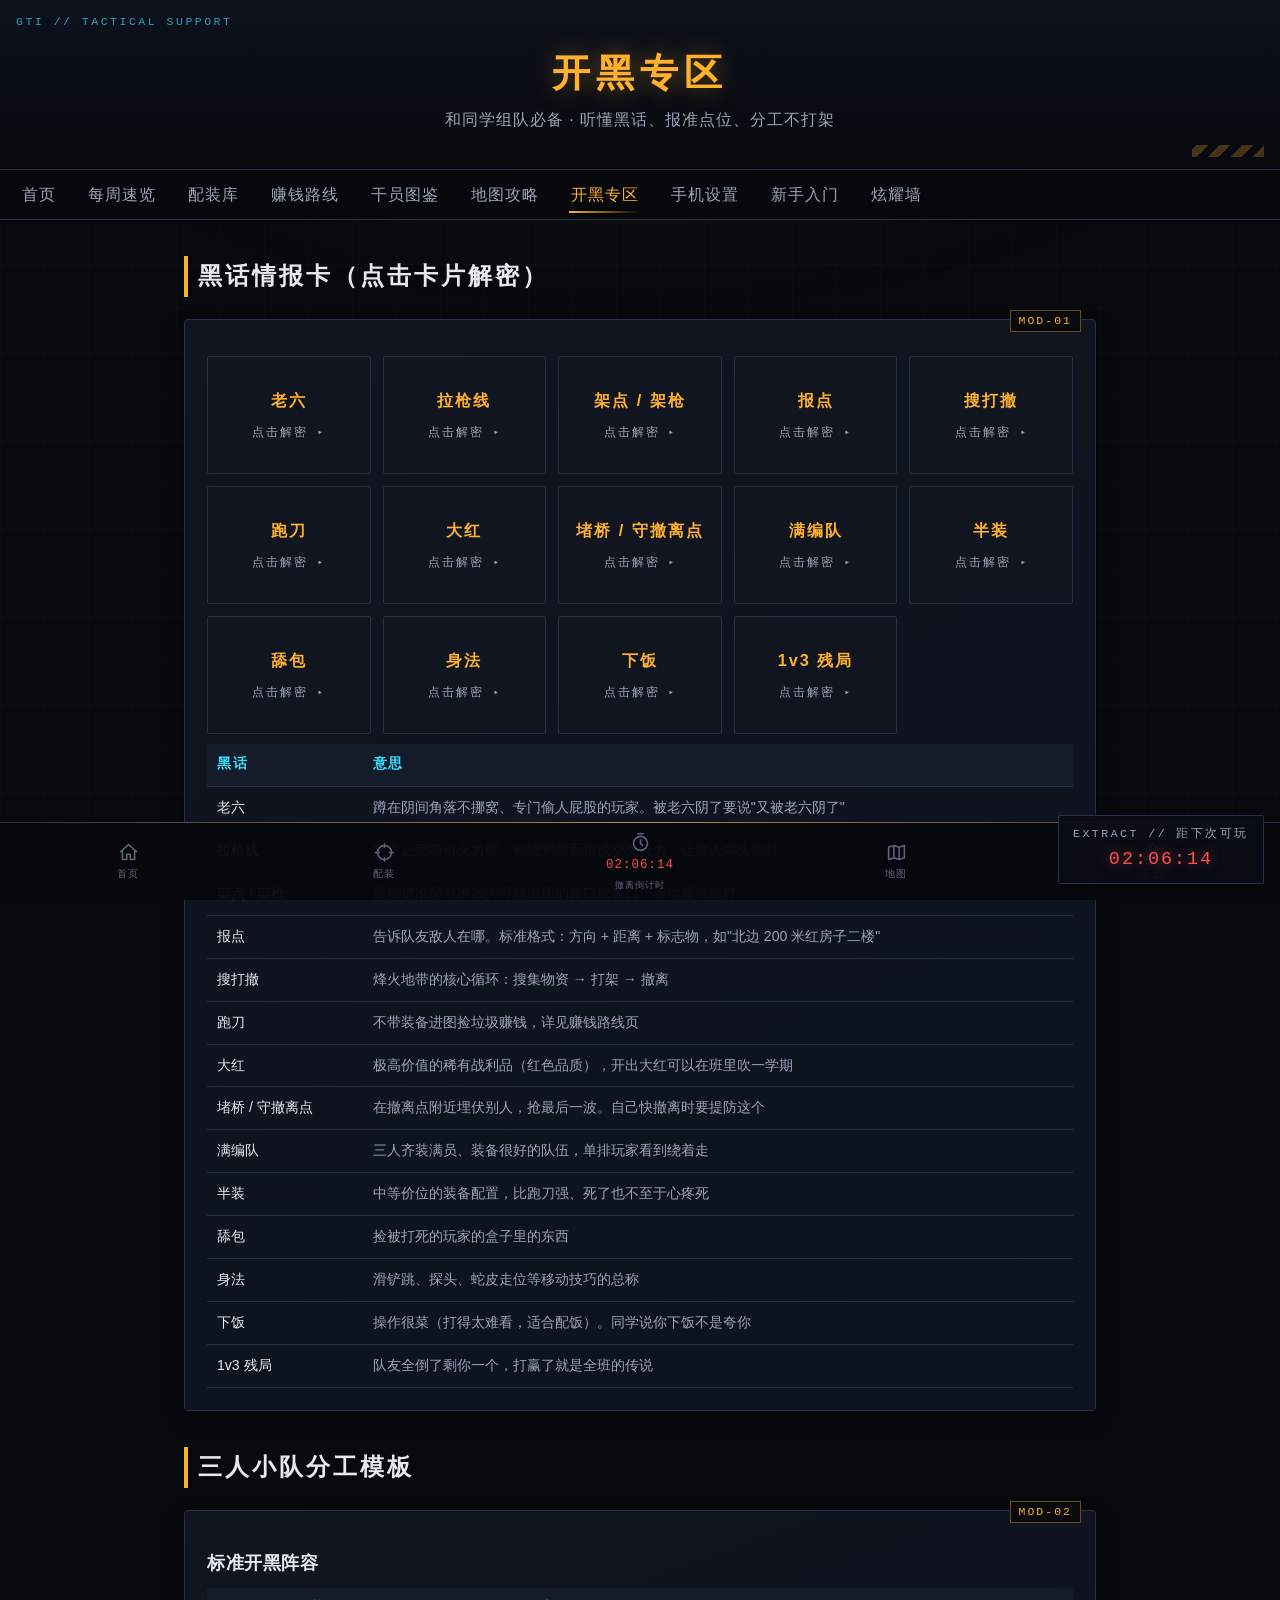
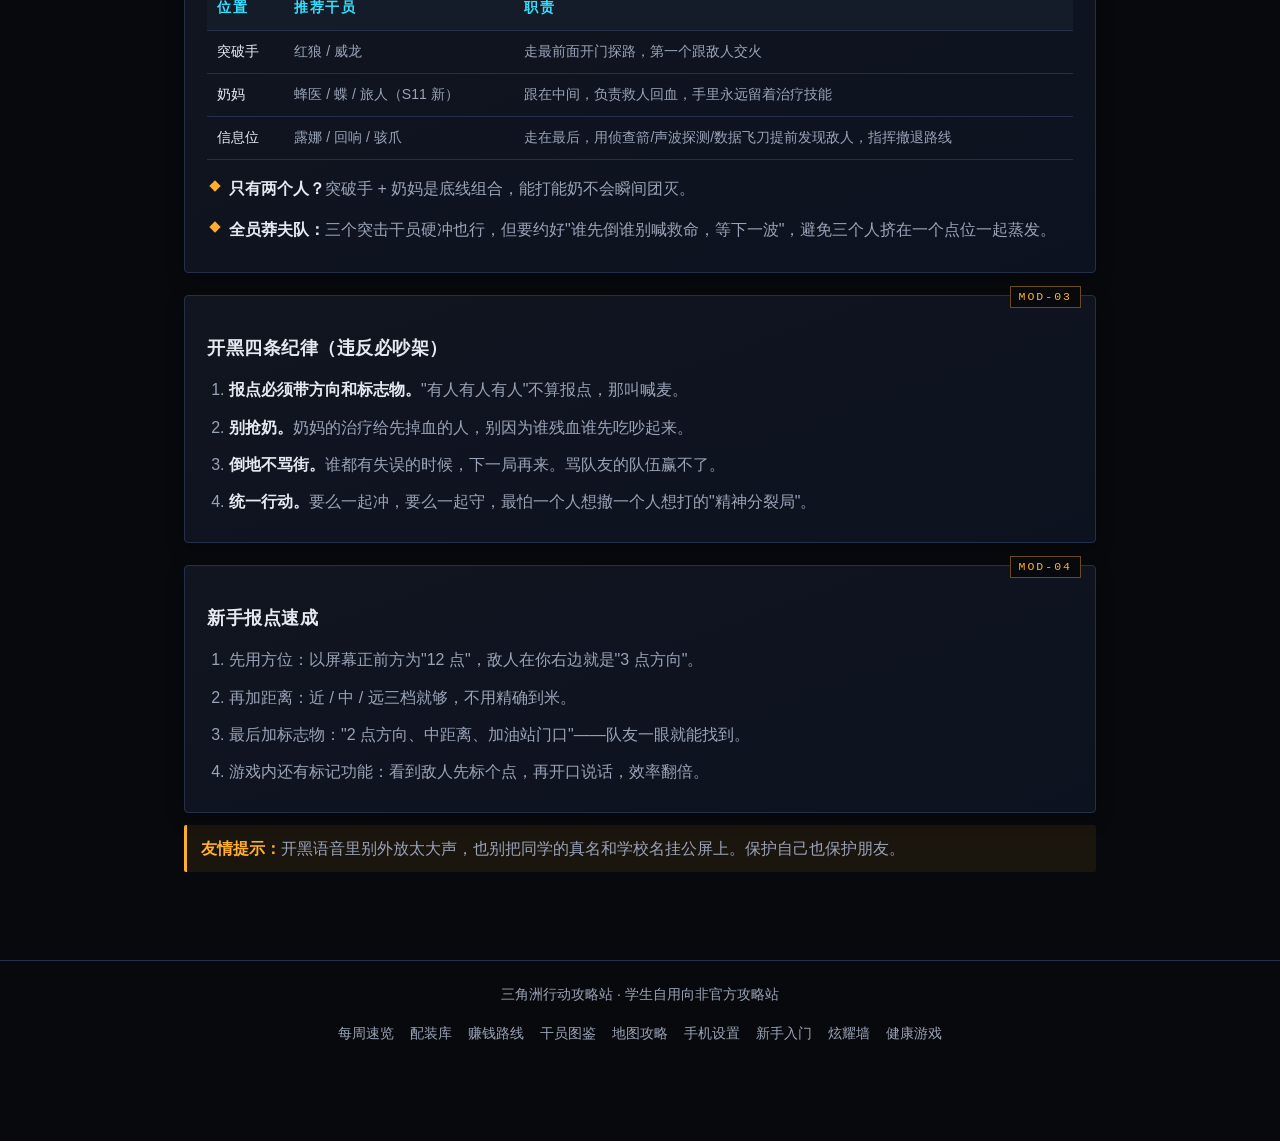
<file: squad.html>
<!DOCTYPE html>
<html lang="zh-CN">
<head>
<meta charset="UTF-8">
<meta name="viewport" content="width=device-width, initial-scale=1.0">
<meta name="theme-color" content="#07090d">
<link rel="manifest" href="/manifest.webmanifest">
<link rel="icon" type="image/svg+xml" href="assets/icon.svg">
<title>开黑专区 · 黑话词典 | 三角洲行动攻略站</title>
<link rel="stylesheet" href="assets/style.css?v=12">
</head>
<body data-page="squad">
</div></div>


<div class="hero">
  <h1>开黑专区</h1>
  <p>和同学组队必备 · 听懂黑话、报准点位、分工不打架</p>
</div>

<nav><div class="nav-inner">
  <a href="index.html">首页</a>
  <a href="weekly.html">每周速览</a>
  <a href="loadout.html">配装库</a>
  <a href="money.html">赚钱路线</a>
  <a href="operators.html">干员图鉴</a>
  <a href="maps.html">地图攻略</a>
  <a href="squad.html" class="active">开黑专区</a>
  <a href="mobile.html">手机设置</a>
  <a href="newbie.html">新手入门</a>
  <a href="wall.html">炫耀墙</a>
</div></nav>

<div class="container">

  <h2 class="section-title">黑话词典（听不懂就插不上话）</h2>

  <div class="card">
    <div class="table-wrap"><table>
      <tr><th>黑话</th><th>意思</th></tr>
      <tr><td>老六</td><td>蹲在阴间角落不挪窝、专门偷人屁股的玩家。被老六阴了要说"又被老六阴了"</td></tr>
      <tr><td>拉枪线</td><td>队友正面吸引火力时，你绕到侧面形成交叉火力，让敌人两头挨打</td></tr>
      <tr><td>架点 / 架枪</td><td>提前把准星对准敌人可能出现的路口或窗口，等他露头就打</td></tr>
      <tr><td>报点</td><td>告诉队友敌人在哪。标准格式：方向 + 距离 + 标志物，如"北边 200 米红房子二楼"</td></tr>
      <tr><td>搜打撤</td><td>烽火地带的核心循环：搜集物资 → 打架 → 撤离</td></tr>
      <tr><td>跑刀</td><td>不带装备进图捡垃圾赚钱，详见赚钱路线页</td></tr>
      <tr><td>大红</td><td>极高价值的稀有战利品（红色品质），开出大红可以在班里吹一学期</td></tr>
      <tr><td>堵桥 / 守撤离点</td><td>在撤离点附近埋伏别人，抢最后一波。自己快撤离时要提防这个</td></tr>
      <tr><td>满编队</td><td>三人齐装满员、装备很好的队伍，单排玩家看到绕着走</td></tr>
      <tr><td>半装</td><td>中等价位的装备配置，比跑刀强、死了也不至于心疼死</td></tr>
      <tr><td>舔包</td><td>捡被打死的玩家的盒子里的东西</td></tr>
      <tr><td>身法</td><td>滑铲跳、探头、蛇皮走位等移动技巧的总称</td></tr>
      <tr><td>下饭</td><td>操作很菜（打得太难看，适合配饭）。同学说你下饭不是夸你</td></tr>
      <tr><td>1v3 残局</td><td>队友全倒了剩你一个，打赢了就是全班的传说</td></tr>
    </table></div>
  </div>

  <h2 class="section-title">三人小队分工模板</h2>

  <div class="card">
    <h3>标准开黑阵容</h3>
    <div class="table-wrap"><table>
      <tr><th>位置</th><th>推荐干员</th><th>职责</th></tr>
      <tr><td>突破手</td><td>红狼 / 威龙</td><td>走最前面开门探路，第一个跟敌人交火</td></tr>
      <tr><td>奶妈</td><td>蜂医 / 蝶 / 旅人（S11 新）</td><td>跟在中间，负责救人回血，手里永远留着治疗技能</td></tr>
      <tr><td>信息位</td><td>露娜 / 回响 / 骇爪</td><td>走在最后，用侦查箭/声波探测/数据飞刀提前发现敌人，指挥撤退路线</td></tr>
    </table></div>
    <ul class="list">
      <li><strong>只有两个人？</strong>突破手 + 奶妈是底线组合，能打能奶不会瞬间团灭。</li>
      <li><strong>全员莽夫队：</strong>三个突击干员硬冲也行，但要约好"谁先倒谁别喊救命，等下一波"，避免三个人挤在一个点位一起蒸发。</li>
    </ul>
  </div>

  <div class="card">
    <h3>开黑四条纪律（违反必吵架）</h3>
    <ol class="list">
      <li><strong>报点必须带方向和标志物。</strong>"有人有人有人"不算报点，那叫喊麦。</li>
      <li><strong>别抢奶。</strong>奶妈的治疗给先掉血的人，别因为谁残血谁先吃吵起来。</li>
      <li><strong>倒地不骂街。</strong>谁都有失误的时候，下一局再来。骂队友的队伍赢不了。</li>
      <li><strong>统一行动。</strong>要么一起冲，要么一起守，最怕一个人想撤一个人想打的"精神分裂局"。</li>
    </ol>
  </div>

  <div class="card">
    <h3>新手报点速成</h3>
    <ol class="list">
      <li>先用方位：以屏幕正前方为"12 点"，敌人在你右边就是"3 点方向"。</li>
      <li>再加距离：近 / 中 / 远三档就够，不用精确到米。</li>
      <li>最后加标志物："2 点方向、中距离、加油站门口"——队友一眼就能找到。</li>
      <li>游戏内还有标记功能：看到敌人先标个点，再开口说话，效率翻倍。</li>
    </ol>
  </div>

  <div class="tip"><b>友情提示：</b>开黑语音里别外放太大声，也别把同学的真名和学校名挂公屏上。保护自己也保护朋友。</div>

</div>

<footer>
  三角洲行动攻略站 · 学生自用向非官方攻略站
</footer>

<div id="dfToast"></div>
<div id="redRain" aria-hidden="true"></div>
<nav id="dfTabbar" aria-label="快捷导航"></nav>
<script src="assets/effects.js?v=12" defer></script>
</body>
</html>
</file>
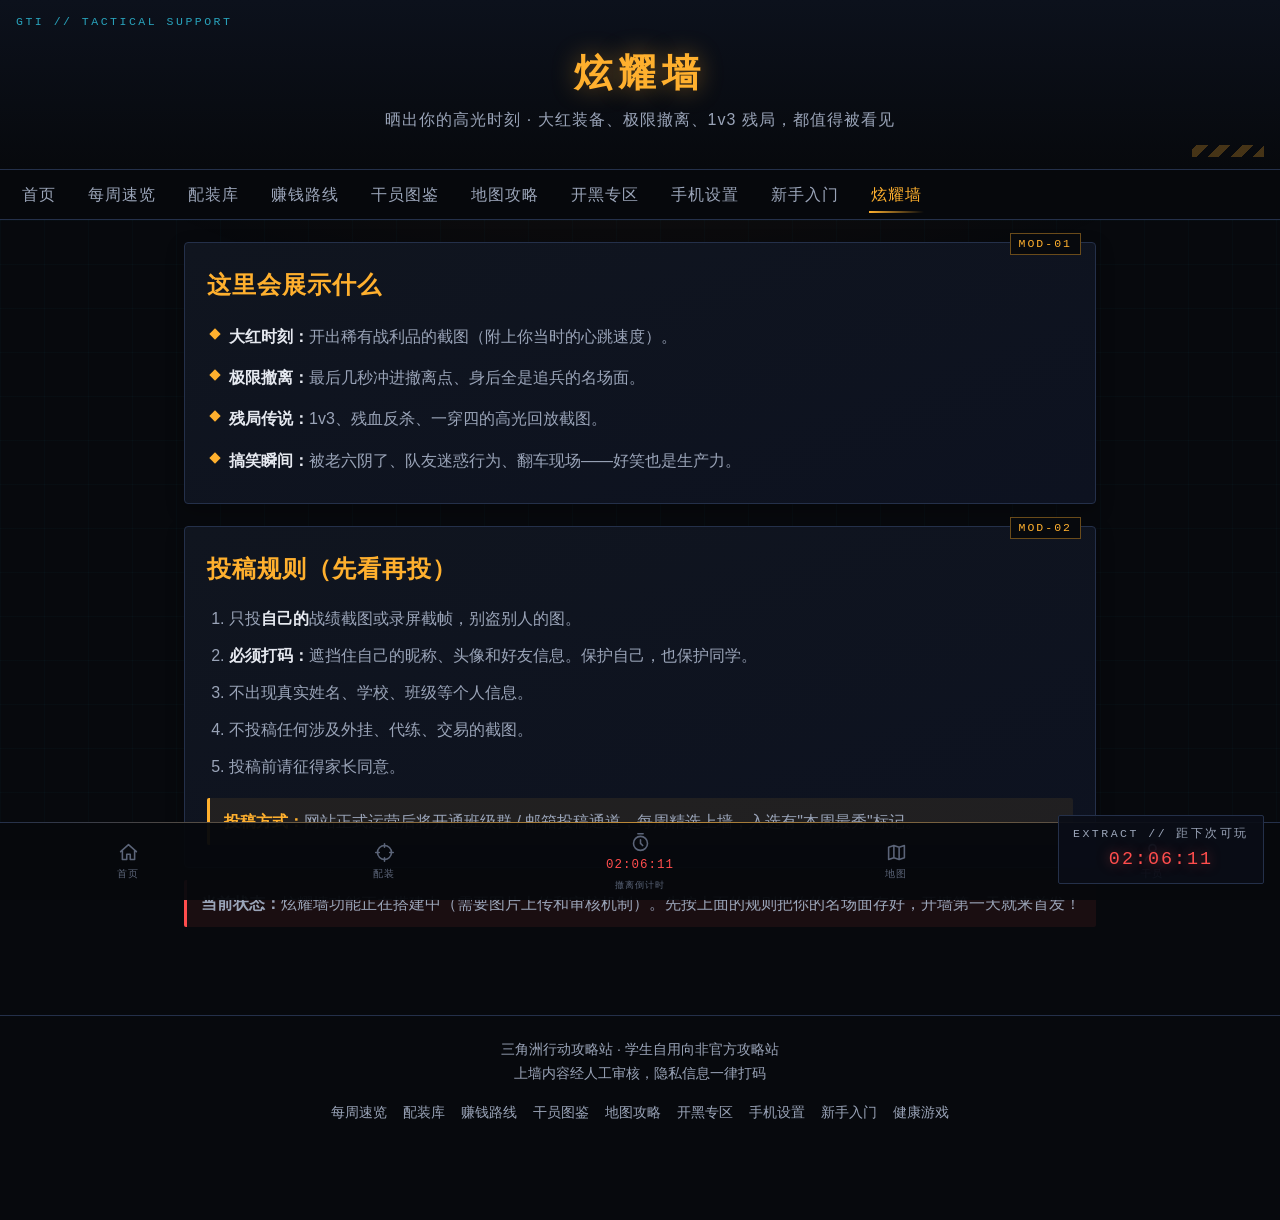
<file: wall.html>
<!DOCTYPE html>
<html lang="zh-CN">
<head>
<meta charset="UTF-8">
<meta name="viewport" content="width=device-width, initial-scale=1.0">
<meta name="theme-color" content="#07090d">
<link rel="manifest" href="/manifest.webmanifest">
<link rel="icon" type="image/svg+xml" href="assets/icon.svg">
<title>炫耀墙 | 三角洲行动攻略站</title>
<link rel="stylesheet" href="assets/style.css?v=12">
</head>
<body data-page="wall">
</div></div>


<div class="hero">
  <h1>炫耀墙</h1>
  <p>晒出你的高光时刻 · 大红装备、极限撤离、1v3 残局，都值得被看见</p>
</div>

<nav><div class="nav-inner">
  <a href="index.html">首页</a>
  <a href="weekly.html">每周速览</a>
  <a href="loadout.html">配装库</a>
  <a href="money.html">赚钱路线</a>
  <a href="operators.html">干员图鉴</a>
  <a href="maps.html">地图攻略</a>
  <a href="squad.html">开黑专区</a>
  <a href="mobile.html">手机设置</a>
  <a href="newbie.html">新手入门</a>
  <a href="wall.html" class="active">炫耀墙</a>
</div></nav>

<div class="container">

  <div class="card">
    <h2>这里会展示什么</h2>
    <ul class="list">
      <li><strong>大红时刻：</strong>开出稀有战利品的截图（附上你当时的心跳速度）。</li>
      <li><strong>极限撤离：</strong>最后几秒冲进撤离点、身后全是追兵的名场面。</li>
      <li><strong>残局传说：</strong>1v3、残血反杀、一穿四的高光回放截图。</li>
      <li><strong>搞笑瞬间：</strong>被老六阴了、队友迷惑行为、翻车现场——好笑也是生产力。</li>
    </ul>
  </div>

  <div class="card">
    <h2>投稿规则（先看再投）</h2>
    <ol class="list">
      <li>只投<strong>自己的</strong>战绩截图或录屏截帧，别盗别人的图。</li>
      <li><strong>必须打码：</strong>遮挡住自己的昵称、头像和好友信息。保护自己，也保护同学。</li>
      <li>不出现真实姓名、学校、班级等个人信息。</li>
      <li>不投稿任何涉及外挂、代练、交易的截图。</li>
      <li>投稿前请征得家长同意。</li>
    </ol>
    <div class="tip"><b>投稿方式：</b>网站正式运营后将开通班级群 / 邮箱投稿通道，每周精选上墙，入选有"本周最秀"标记。</div>
  </div>

  <div class="warn"><b>当前状态：</b>炫耀墙功能正在搭建中（需要图片上传和审核机制）。先按上面的规则把你的名场面存好，开墙第一天就来首发！</div>

</div>

<footer>
  三角洲行动攻略站 · 学生自用向非官方攻略站<br>
  上墙内容经人工审核，隐私信息一律打码
</footer>

<div id="dfToast"></div>
<div id="redRain" aria-hidden="true"></div>
<nav id="dfTabbar" aria-label="快捷导航"></nav>
<script src="assets/effects.js?v=12" defer></script>
</body>
</html>
</file>
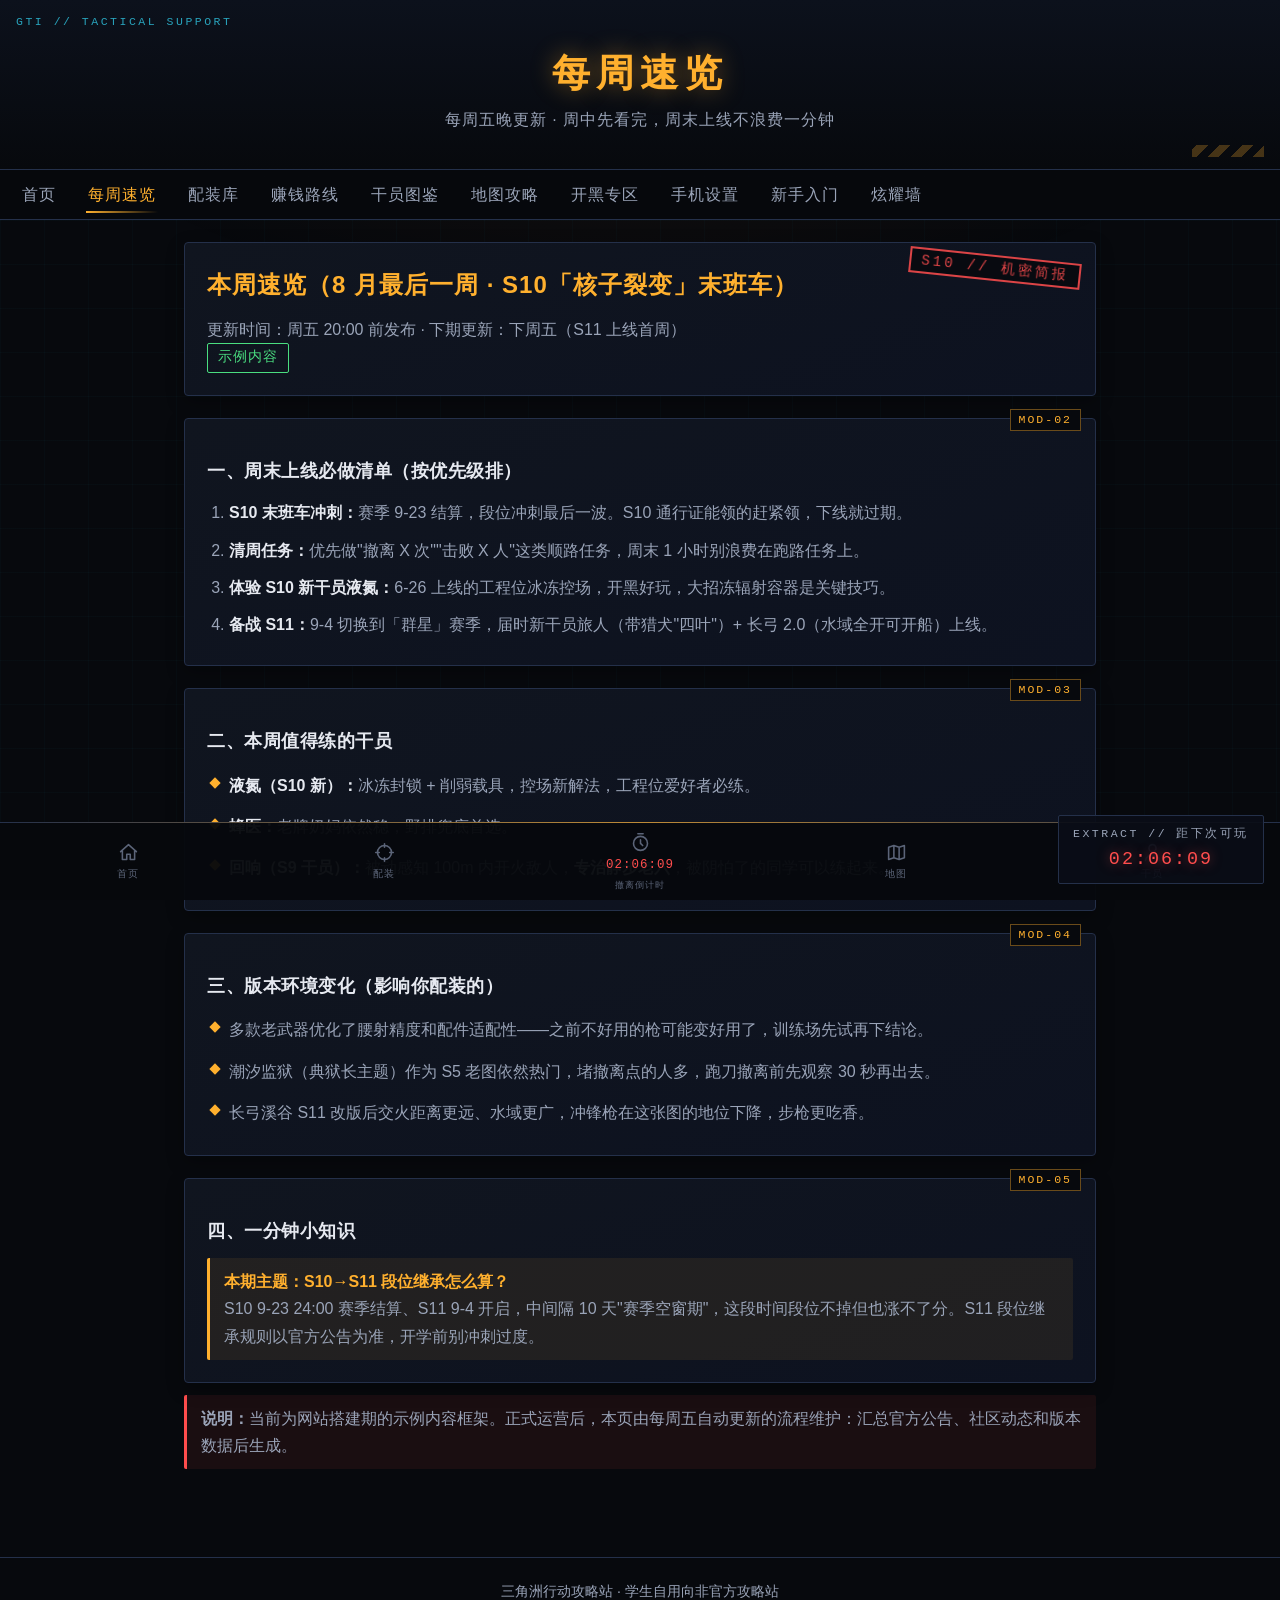
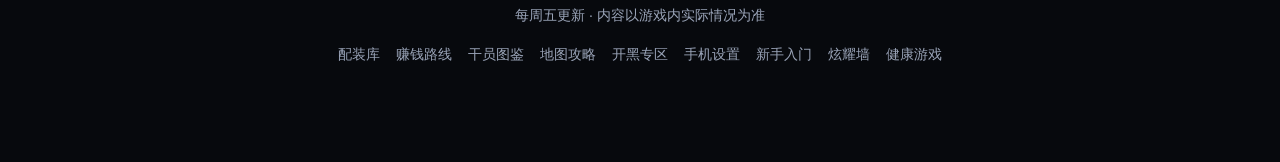
<file: weekly.html>
<!DOCTYPE html>
<html lang="zh-CN">
<head>
<meta charset="UTF-8">
<meta name="viewport" content="width=device-width, initial-scale=1.0">
<meta name="theme-color" content="#07090d">
<link rel="manifest" href="/manifest.webmanifest">
<link rel="icon" type="image/svg+xml" href="assets/icon.svg">
<title>每周速览 | 三角洲行动攻略站</title>
<link rel="stylesheet" href="assets/style.css?v=12">
</head>
<body data-page="weekly">
</div></div>


<div class="hero">
  <h1>每周速览</h1>
  <p>每周五晚更新 · 周中先看完，周末上线不浪费一分钟</p>
</div>

<nav><div class="nav-inner">
  <a href="index.html">首页</a>
  <a href="weekly.html" class="active">每周速览</a>
  <a href="loadout.html">配装库</a>
  <a href="money.html">赚钱路线</a>
  <a href="operators.html">干员图鉴</a>
  <a href="maps.html">地图攻略</a>
  <a href="squad.html">开黑专区</a>
  <a href="mobile.html">手机设置</a>
  <a href="newbie.html">新手入门</a>
  <a href="wall.html">炫耀墙</a>
</div></nav>

<div class="container">

  <div class="card">
    <h2>本周速览（8 月最后一周 · S10「核子裂变」末班车）</h2>
    <p style="color:var(--text-dim)">更新时间：周五 20:00 前发布 · 下期更新：下周五（S11 上线首周）</p>
    <span class="badge new">示例内容</span>
  </div>

  <div class="card">
    <h3>一、周末上线必做清单（按优先级排）</h3>
    <ol class="list">
      <li><strong>S10 末班车冲刺：</strong>赛季 9-23 结算，段位冲刺最后一波。S10 通行证能领的赶紧领，下线就过期。</li>
      <li><strong>清周任务：</strong>优先做"撤离 X 次""击败 X 人"这类顺路任务，周末 1 小时别浪费在跑路任务上。</li>
      <li><strong>体验 S10 新干员液氮：</strong>6-26 上线的工程位冰冻控场，开黑好玩，大招冻辐射容器是关键技巧。</li>
      <li><strong>备战 S11：</strong>9-4 切换到「群星」赛季，届时新干员旅人（带猎犬"四叶"）+ 长弓 2.0（水域全开可开船）上线。</li>
    </ol>
  </div>

  <div class="card">
    <h3>二、本周值得练的干员</h3>
    <ul class="list">
      <li><strong>液氮（S10 新）：</strong>冰冻封锁 + 削弱载具，控场新解法，工程位爱好者必练。</li>
      <li><strong>蜂医：</strong>老牌奶妈依然稳，野排兜底首选。</li>
      <li><strong>回响（S9 干员）：</strong>被动感知 100m 内开火敌人，<strong>专治静步老六</strong>，被阴怕了的同学可以练起来。</li>
    </ul>
  </div>

  <div class="card">
    <h3>三、版本环境变化（影响你配装的）</h3>
    <ul class="list">
      <li>多款老武器优化了腰射精度和配件适配性——之前不好用的枪可能变好用了，训练场先试再下结论。</li>
      <li>潮汐监狱（典狱长主题）作为 S5 老图依然热门，堵撤离点的人多，跑刀撤离前先观察 30 秒再出去。</li>
      <li>长弓溪谷 S11 改版后交火距离更远、水域更广，冲锋枪在这张图的地位下降，步枪更吃香。</li>
    </ul>
  </div>

  <div class="card">
    <h3>四、一分钟小知识</h3>
    <div class="tip"><b>本期主题：S10→S11 段位继承怎么算？</b><br>S10 9-23 24:00 赛季结算、S11 9-4 开启，中间隔 10 天"赛季空窗期"，这段时间段位不掉但也涨不了分。S11 段位继承规则以官方公告为准，开学前别冲刺过度。</div>
  </div>

  <div class="warn"><b>说明：</b>当前为网站搭建期的示例内容框架。正式运营后，本页由每周五自动更新的流程维护：汇总官方公告、社区动态和版本数据后生成。</div>

</div>

<footer>
  三角洲行动攻略站 · 学生自用向非官方攻略站<br>
  每周五更新 · 内容以游戏内实际情况为准
</footer>

<div id="dfToast"></div>
<div id="redRain" aria-hidden="true"></div>
<nav id="dfTabbar" aria-label="快捷导航"></nav>
<script src="assets/effects.js?v=12" defer></script>
</body>
</html>
</file>
<file: assets/style.css>
/* ============================================================
   三角洲行动攻略站 · GTI 战术终端主题 v3（重写）
   设计原则：
   1. content-first：所有正文元素保证 opacity:1 / visibility:visible / display:block
   2. 屏幕无关：320px 到 1920px 全部正常显示，不依赖任何媒体查询断点
   3. 零 hack：不用 mask-image / backdrop-filter / animation opacity 隐藏
   4. 兼容 prefers-reduced-motion：动画只在用户允许时播放
   ============================================================ */

/* ---- 重置 ---- */
*, *::before, *::after {
  box-sizing: border-box;
  margin: 0;
  padding: 0;
}

/* ---- 设计 token ---- */
:root {
  /* 背景层级 */
  --bg: #07090d;
  --bg-2: #0c111c;
  --panel: #10151f;
  --panel-2: #171e2c;
  --border: #24304a;
  --border-2: #2e3a55;
  /* 文字层级 */
  --text: #e6e9f0;
  --text-dim: #9aa4b8;
  --text-soft: #6b7589;
  /* 强调色 */
  --accent: #ffb02e;        /* 主橙 */
  --accent-soft: rgba(255, 176, 46, 0.6);
  --cyan: #35e0ff;
  --gold: #ffd75e;
  --purple: #b07cff;
  --orange: #ff8a2a;
  --green: #3fb96b;
  --green-2: #4ade80;
  --red: #ff4d4d;
  --blue: #4c8dff;
  /* 品质色 */
  --q-white: #c9d3e0;
  --q-green: #4ade80;
  --q-blue: #38bdf8;
  --q-purple: #b07cff;
  --q-gold: #ffd75e;
  --q-red: #ff4d4d;
  /* 兵种色 */
  --c-assault: #ff5a5a;
  --c-support: #4ade80;
  --c-recon: #38bdf8;
  --c-engineer: #ffc53d;
  /* 字体 */
  --font-sans: -apple-system, BlinkMacSystemFont, "PingFang SC", "Microsoft YaHei", "Segoe UI", sans-serif;
  --font-mono: ui-monospace, "SF Mono", "JetBrains Mono", Menlo, Consolas, monospace;
  /* 间距 */
  --r-sm: 4px;
  --r-md: 8px;
  --r-lg: 12px;
  /* 流体字号（320px→1920px 平滑变化） */
  --fs-hero: clamp(1.4rem, 4vw, 2.4rem);
  --fs-h2: clamp(1.05rem, 2.4vw, 1.5rem);
  --fs-h3: clamp(0.95rem, 1.8vw, 1.15rem);
  --fs-body: clamp(0.92rem, 1.4vw, 1rem);
  --fs-small: clamp(0.78rem, 1.1vw, 0.88rem);
  --fs-tiny: clamp(0.66rem, 0.9vw, 0.74rem);
}

/* ---- 根元素 / 滚动行为 ---- */
html {
  scroll-behavior: smooth;
  -webkit-text-size-adjust: 100%;
}

body {
  background: var(--bg);
  color: var(--text);
  font-family: var(--font-sans);
  font-size: var(--fs-body);
  line-height: 1.7;
  overflow-x: hidden;
  /* 移动端给底部 tabbar 留空间 */
  padding-bottom: calc(64px + env(safe-area-inset-bottom, 0px));
}

img, svg { max-width: 100%; height: auto; display: block; }

/* ---- 战术扫描线背景（仅装饰，绝不遮挡内容） ---- */
body::before {
  content: "";
  position: fixed;
  inset: 0;
  z-index: -2;
  pointer-events: none;
  background:
    linear-gradient(rgba(53, 224, 255, 0.025) 1px, transparent 1px),
    linear-gradient(90deg, rgba(53, 224, 255, 0.025) 1px, transparent 1px);
  background-size: 44px 44px;
}

/* 顶部光晕，柔和不刺眼 */
body::after {
  content: "";
  position: fixed;
  top: 0; left: 50%;
  transform: translateX(-50%);
  width: min(1200px, 100%);
  height: 50vh;
  z-index: -1;
  pointer-events: none;
  background: radial-gradient(ellipse 80% 100% at 50% 0%, rgba(255, 138, 42, 0.08), transparent 70%);
}

/* ---- 主容器：屏幕无关的安全居中 ---- */
.container {
  max-width: 960px;
  margin: 0 auto;
  padding: 0 clamp(12px, 2vw, 24px) 48px;
  /* 关键保险：任何情况下都可见 */
  display: block !important;
  opacity: 1 !important;
  visibility: visible !important;
  min-height: 50vh;
}

/* ============================================================
   Hero 区
   ============================================================ */
.hero {
  position: relative;
  overflow: hidden;
  background: linear-gradient(180deg, var(--bg-2) 0%, var(--bg) 100%);
  border-bottom: 1px solid var(--border);
  padding: clamp(24px, 5vw, 48px) 16px clamp(20px, 4vw, 36px);
  text-align: center;
  /* 关键保险 */
  display: block !important;
  opacity: 1 !important;
  visibility: visible !important;
}

.hero::before {
  content: "GTI // TACTICAL SUPPORT";
  position: absolute;
  top: 12px;
  left: 16px;
  font-family: var(--font-mono);
  font-size: var(--fs-tiny);
  letter-spacing: 2.5px;
  color: var(--cyan);
  opacity: 0.7;
}

.hero::after {
  content: "";
  position: absolute;
  right: 16px;
  bottom: 12px;
  width: 72px;
  height: 12px;
  background: repeating-linear-gradient(-45deg, rgba(255, 176, 46, 0.5) 0 8px, transparent 8px 16px);
  opacity: 0.5;
}

.hero #dfRadar {
  position: absolute;
  inset: 0;
  width: 100%;
  height: 100%;
  opacity: 0.7;
  pointer-events: none;
}

.hero .hero-inner {
  position: relative;
  z-index: 1;
  max-width: 720px;
  margin: 0 auto;
}

.hero h1 {
  font-size: var(--fs-hero);
  letter-spacing: clamp(2px, 0.8vw, 6px);
  color: var(--accent);
  text-shadow: 0 0 24px rgba(255, 176, 46, 0.4);
  font-weight: 700;
  line-height: 1.3;
  word-break: break-word;
}

.hero p {
  color: var(--text-dim);
  font-size: var(--fs-body);
  margin-top: 8px;
  letter-spacing: 1px;
}

.hero .hero-chip {
  display: inline-block;
  margin-top: 12px;
  font-family: var(--font-mono);
  font-size: var(--fs-small);
  letter-spacing: 2px;
  color: var(--cyan);
  border: 1px solid rgba(53, 224, 255, 0.4);
  padding: 3px 14px;
  border-radius: var(--r-sm);
}

/* 故障字效果（仅在允许动画时） */
.glitch {
  position: relative;
  display: inline-block;
}
.glitch::before,
.glitch::after {
  content: attr(data-t);
  position: absolute;
  inset: 0;
  overflow: hidden;
  color: var(--cyan);
  opacity: 0;
  pointer-events: none;
  clip-path: inset(0 0 100% 0);
}
.glitch::after {
  color: var(--red);
}
@media (prefers-reduced-motion: no-preference) {
  html.js .glitch::before { animation: gl1 3.2s steps(1) infinite; }
  html.js .glitch::after { animation: gl2 3.2s steps(1) infinite; }
}
@keyframes gl1 {
  0%, 93%, 100% { clip-path: inset(0 0 100% 0); transform: none; }
  94% { clip-path: inset(12% 0 55% 0); transform: translateX(-3px); }
  96% { clip-path: inset(58% 0 8% 0); transform: translateX(3px); }
}
@keyframes gl2 {
  0%, 93%, 100% { clip-path: inset(100% 0 0 0); transform: none; }
  95% { clip-path: inset(70% 0 5% 0); transform: translateX(3px); }
  97% { clip-path: inset(5% 0 75% 0); transform: translateX(-3px); }
}

/* ============================================================
   顶部导航（桌面端）
   ============================================================ */
nav:not(#dfTabbar) {
  position: sticky;
  top: 0;
  z-index: 100;
  background: rgba(7, 9, 13, 0.95);
  border-bottom: 1px solid var(--border);
  overflow-x: auto;
  white-space: nowrap;
  -webkit-overflow-scrolling: touch;
  scrollbar-width: thin;
}

nav:not(#dfTabbar) .nav-inner {
  display: inline-flex;
  gap: 4px;
  padding: 0 8px;
  max-width: 960px;
  margin: 0 auto;
}

nav:not(#dfTabbar) a {
  display: inline-block;
  padding: 11px 14px;
  position: relative;
  color: var(--text-dim);
  text-decoration: none;
  font-size: var(--fs-body);
  letter-spacing: 1px;
  white-space: nowrap;
}

nav:not(#dfTabbar) a.active,
nav:not(#dfTabbar) a:hover {
  color: var(--accent);
}

nav:not(#dfTabbar) a.active::after {
  content: "";
  position: absolute;
  left: 12px;
  right: 12px;
  bottom: 6px;
  height: 2px;
  background: linear-gradient(90deg, var(--accent), transparent);
}

/* 移动端隐藏桌面导航，改用底部 tabbar */
@media (max-width: 720px) {
  nav:not(#dfTabbar) { display: none; }
}

/* ============================================================
   卡片（核心内容元素）
   ============================================================ */
.card {
  position: relative;
  background: linear-gradient(160deg, var(--panel) 0%, #0d1220 100%);
  border: 1px solid var(--border);
  border-radius: var(--r-sm);
  padding: clamp(16px, 2.5vw, 22px);
  margin-top: clamp(16px, 2vw, 22px);
  box-shadow: 0 6px 18px rgba(0, 0, 0, 0.3);
  /* 关键保险：任何情况下都可见 */
  display: block !important;
  opacity: 1 !important;
  visibility: visible !important;
}

.card h2 {
  color: var(--accent);
  font-size: var(--fs-h2);
  margin-bottom: 10px;
  letter-spacing: 1px;
  font-weight: 700;
}

.card h3 {
  font-size: var(--fs-h3);
  margin: 14px 0 6px;
  color: var(--text);
  letter-spacing: 0.5px;
  font-weight: 600;
}

.card p { color: var(--text-dim); margin-top: 6px; }
.card strong { color: var(--text); font-weight: 600; }
.card a { color: var(--accent); text-decoration: none; }
.card a:hover { text-decoration: underline; }

/* 模块编号芯片（伪元素） */
.card { counter-increment: mod; }
.card::after {
  content: "MOD-" counter(mod, decimal-leading-zero);
  position: absolute;
  top: -10px;
  right: 14px;
  font-family: var(--font-mono);
  font-size: var(--fs-tiny);
  letter-spacing: 2px;
  color: var(--accent);
  background: var(--bg);
  border: 1px solid rgba(255, 176, 46, 0.4);
  padding: 1px 8px;
  line-height: 18px;
}

/* ============================================================
   板块导航 grid（首页）
   ============================================================ */
.grid {
  display: grid;
  grid-template-columns: repeat(auto-fit, minmax(min(240px, 100%), 1fr));
  gap: 14px;
  margin-top: 14px;
  /* 关键保险 */
  display: grid !important;
  opacity: 1 !important;
  visibility: visible !important;
}
.grid .card { margin-top: 0; }
.grid .card a { color: var(--accent); text-decoration: none; }
.grid .card a::after { content: " ▸"; }
@media (prefers-reduced-motion: no-preference) {
  .grid .card { transition: transform 0.25s, box-shadow 0.25s; }
  .grid .card:hover {
    transform: translateY(-3px);
    box-shadow: 0 12px 30px rgba(0, 0, 0, 0.5), 0 0 0 1px rgba(255, 176, 46, 0.35);
  }
}

/* ============================================================
   徽章 / 列表 / 提示框
   ============================================================ */
.badge {
  display: inline-block;
  font-size: var(--fs-small);
  padding: 2px 10px;
  border-radius: 2px;
  border: 1px solid var(--border);
  color: var(--text-dim);
  margin-right: 6px;
  vertical-align: middle;
  font-family: var(--font-mono);
  letter-spacing: 1px;
}
.badge.hot { border-color: var(--q-red); color: var(--q-red); }
.badge.new { border-color: var(--q-green); color: var(--q-green); }
.badge.rec { border-color: var(--q-gold); color: var(--q-gold); }

ul.list { list-style: none; margin-top: 8px; }
ul.list li {
  padding: 7px 0 7px 22px;
  position: relative;
  color: var(--text-dim);
}
ul.list li::before {
  content: "";
  position: absolute;
  left: 4px;
  top: 14px;
  width: 8px;
  height: 8px;
  background: var(--accent);
  transform: rotate(45deg);
}
ol.list { margin: 8px 0 0 22px; color: var(--text-dim); }
ol.list li { padding: 5px 0; }

.tip {
  background: rgba(255, 176, 46, 0.08);
  border-left: 3px solid var(--accent);
  padding: 10px 14px;
  border-radius: 2px;
  margin-top: 12px;
  font-size: var(--fs-body);
  color: var(--text-dim);
}
.tip b { color: var(--accent); }
.warn {
  background: rgba(255, 77, 77, 0.08);
  border-left: 3px solid var(--red);
  padding: 10px 14px;
  border-radius: 2px;
  margin-top: 12px;
  font-size: var(--fs-body);
  color: var(--text-dim);
}

/* ============================================================
   章节标题
   ============================================================ */
.section-title {
  margin-top: 36px;
  display: flex;
  align-items: center;
  gap: 12px;
  flex-wrap: wrap;
}
.section-title h2,
h2.section-title {
  font-size: var(--fs-h2);
  letter-spacing: 3px;
  color: var(--text);
  padding-left: 10px;
  border-left: 4px solid var(--accent);
  font-weight: 600;
}
.section-title::after {
  content: "";
  flex: 1;
  min-width: 40px;
  height: 8px;
  background: repeating-linear-gradient(-45deg, rgba(255, 176, 46, 0.35) 0 7px, transparent 7px 14px);
  opacity: 0.5;
}

/* ============================================================
   表格
   ============================================================ */
.table-wrap { overflow-x: auto; margin-top: 10px; }
table { width: 100%; border-collapse: collapse; font-size: var(--fs-small); }
th, td { padding: 9px 10px; text-align: left; border-bottom: 1px solid var(--border); }
th {
  color: var(--cyan);
  background: rgba(23, 30, 44, 0.8);
  white-space: nowrap;
  font-family: var(--font-mono);
  font-size: var(--fs-small);
  letter-spacing: 1.5px;
}
td { color: var(--text-dim); }
td:first-child { color: var(--text); white-space: nowrap; }
tr.c-assault td:first-child { border-left: 3px solid var(--c-assault); padding-left: 8px; }
tr.c-support td:first-child { border-left: 3px solid var(--c-support); padding-left: 8px; }
tr.c-recon td:first-child { border-left: 3px solid var(--c-recon); padding-left: 8px; }
tr.c-engineer td:first-child { border-left: 3px solid var(--c-engineer); padding-left: 8px; }

.stars { font-family: var(--font-mono); font-size: var(--fs-small); color: var(--accent); letter-spacing: 2px; }
.stars .off { color: #37415a; }

/* ============================================================
   干员筛选 Tab
   ============================================================ */
.op-tabs { display: flex; gap: 8px; margin-top: 16px; flex-wrap: wrap; }
.op-tabs button {
  font: inherit;
  font-size: var(--fs-body);
  letter-spacing: 2px;
  cursor: pointer;
  background: var(--panel-2);
  color: var(--text-dim);
  border: 1px solid var(--border);
  padding: 6px 16px;
  border-radius: var(--r-sm);
  transition: 0.2s;
}
.op-tabs button.on { color: #04060a; background: var(--accent); border-color: var(--accent); font-weight: 700; }
.op-tabs button:hover:not(.on) { color: var(--accent); border-color: rgba(255, 176, 46, 0.5); }

/* ============================================================
   威胁等级条
   ============================================================ */
.threat { display: flex; align-items: center; gap: 10px; margin-top: 10px; }
.threat .t-label { font-family: var(--font-mono); font-size: var(--fs-tiny); letter-spacing: 2px; color: var(--text-dim); white-space: nowrap; }
.threat .t-cells { display: flex; gap: 4px; }
.threat .t-cells i { width: 26px; height: 8px; background: #1b2334; transform: skewX(-18deg); }
.threat.lv1 .t-cells i.f { background: var(--q-green); }
.threat.lv2 .t-cells i.f { background: var(--q-green); }
.threat.lv2 .t-cells i.f:nth-child(2) { background: #eab308; }
.threat.lv3 .t-cells i.f { background: #eab308; }
.threat.lv4 .t-cells i.f { background: var(--orange); }
.threat.lv5 .t-cells i.f { background: var(--red); }
@media (prefers-reduced-motion: no-preference) {
  .threat.lv5 .t-cells i.f { animation: tPulse 1.2s ease-in-out infinite; }
}
@keyframes tPulse { 50% { filter: brightness(1.6); } }

/* ============================================================
   翻牌（黑话词典）
   ============================================================ */
.flip-grid {
  display: grid;
  grid-template-columns: repeat(auto-fill, minmax(min(150px, 100%), 1fr));
  gap: 12px;
  margin-top: 14px;
}
.flip { perspective: 800px; height: 118px; cursor: pointer; }
.flip-inner {
  position: relative;
  width: 100%;
  height: 100%;
  transform-style: preserve-3d;
}
@media (prefers-reduced-motion: no-preference) {
  .flip-inner { transition: transform 0.5s; }
  .flip.flipped .flip-inner { transform: rotateY(180deg); }
}
.flip-face {
  position: absolute;
  inset: 0;
  -webkit-backface-visibility: hidden;
  backface-visibility: hidden;
  border: 1px solid var(--border);
  background: var(--panel);
  border-radius: 2px;
  display: flex;
  flex-direction: column;
  align-items: center;
  justify-content: center;
  padding: 10px;
  text-align: center;
  overflow: hidden;
}
.flip-front .f-term { color: var(--accent); font-weight: 700; font-size: 1.02rem; letter-spacing: 2px; }
.flip-front .f-hint {
  font-family: var(--font-mono);
  font-size: var(--fs-tiny);
  color: var(--text-dim);
  margin-top: 8px;
  letter-spacing: 2px;
}
.flip-back {
  transform: rotateY(180deg);
  background: var(--panel-2);
  border-color: rgba(53, 224, 255, 0.4);
  font-size: 0.85rem;
  color: var(--text-dim);
  justify-content: flex-start;
  line-height: 1.55;
}

/* ============================================================
   作战清单（newbie）
   ============================================================ */
.checklist { margin-top: 10px; }
.check-item {
  display: flex;
  gap: 12px;
  align-items: flex-start;
  padding: 11px 12px;
  border: 1px solid var(--border);
  border-radius: 2px;
  margin-top: 8px;
  cursor: pointer;
  background: rgba(23, 30, 44, 0.5);
  user-select: none;
}
@media (prefers-reduced-motion: no-preference) {
  .check-item { transition: 0.2s; }
  .check-item:hover { border-color: rgba(255, 176, 46, 0.5); }
}
.check-item input { display: none; }
.check-box {
  flex: 0 0 20px;
  width: 20px;
  height: 20px;
  margin-top: 3px;
  border: 2px solid var(--accent);
  transform: rotate(45deg);
}
.check-item.done .check-box { background: var(--accent); box-shadow: 0 0 10px rgba(255, 176, 46, 0.7); }
.check-item .check-text { color: var(--text-dim); font-size: var(--fs-body); }
.check-item.done .check-text { color: #5b6478; text-decoration: line-through; }
.check-progress { height: 6px; background: var(--panel-2); margin-top: 12px; overflow: hidden; }
.check-progress i {
  display: block;
  height: 100%;
  width: 0;
  background: linear-gradient(90deg, var(--green), var(--cyan));
  transition: width 0.4s;
}
.check-reset {
  margin-top: 10px;
  font: inherit;
  font-size: var(--fs-small);
  cursor: pointer;
  background: none;
  border: 1px solid var(--border);
  color: var(--text-dim);
  padding: 4px 14px;
  letter-spacing: 2px;
  border-radius: 2px;
}
.check-reset:hover { color: var(--red); border-color: var(--red); }

/* ============================================================
   收益计算器
   ============================================================ */
.calc-row { display: flex; gap: 14px; flex-wrap: wrap; margin-top: 12px; }
.calc-field { flex: 1 1 180px; }
.calc-field label {
  display: block;
  font-size: var(--fs-small);
  color: var(--text-dim);
  letter-spacing: 1px;
  margin-bottom: 6px;
  font-family: var(--font-mono);
}
.calc-field input[type="number"] {
  width: 100%;
  font: inherit;
  font-family: var(--font-mono);
  color: var(--gold);
  background: #0a0e17;
  border: 1px solid var(--border);
  border-radius: 2px;
  padding: 8px 12px;
}
.calc-field input[type="number"]:focus { outline: none; border-color: var(--accent); }
.calc-field input[type="range"] { width: 100%; accent-color: var(--accent); }
.calc-out {
  margin-top: 14px;
  text-align: center;
  padding: 14px;
  border: 1px dashed rgba(255, 215, 94, 0.4);
  background: rgba(255, 215, 94, 0.04);
}
.calc-out .hvb {
  font-family: var(--font-mono);
  font-size: clamp(1.5rem, 4vw, 2.1rem);
  color: var(--gold);
  letter-spacing: 2px;
  text-shadow: 0 0 18px rgba(255, 215, 94, 0.4);
}
.calc-out .hvb-rank { margin-top: 4px; font-size: var(--fs-small); color: var(--cyan); letter-spacing: 2px; }

/* ============================================================
   复制按钮
   ============================================================ */
.copy-btn {
  float: right;
  font: inherit;
  font-size: var(--fs-small);
  cursor: pointer;
  font-family: var(--font-mono);
  letter-spacing: 2px;
  color: var(--cyan);
  background: none;
  border: 1px solid rgba(53, 224, 255, 0.4);
  padding: 3px 10px;
  border-radius: 2px;
  margin-left: 8px;
  transition: 0.2s;
}
.copy-btn:hover { background: rgba(53, 224, 255, 0.12); }

/* ============================================================
   品质卡（loadout）
   ============================================================ */
.card.q-gold { border-color: rgba(255, 215, 94, 0.45); }
.card.q-gold h3:first-of-type { color: var(--q-gold); }
.card.q-red { border-color: rgba(255, 77, 77, 0.45); }
.card.q-red h3:first-of-type { color: var(--q-red); }
.card.q-green { border-color: rgba(74, 222, 128, 0.4); }
.card.q-green h3:first-of-type { color: var(--q-green); }
.card.q-purple { border-color: rgba(176, 124, 255, 0.4); }
.card.q-purple h3:first-of-type { color: var(--q-purple); }

/* ============================================================
   简报印章（weekly）
   ============================================================ */
.stamp-card { counter-reset: none; }
.stamp-card::after {
  content: "S10 // 机密简报";
  counter-increment: none;
  position: absolute;
  top: 12px;
  right: 14px;
  font-family: var(--font-mono);
  font-size: var(--fs-small);
  letter-spacing: 3px;
  color: var(--red);
  border: 2px solid var(--red);
  padding: 2px 10px;
  transform: rotate(6deg);
  opacity: 0.85;
  background: var(--bg);
}

/* ============================================================
   Toast 击杀播报
   ============================================================ */
#dfToast {
  position: fixed;
  top: 14px;
  right: 14px;
  z-index: 500;
  display: flex;
  flex-direction: column;
  gap: 8px;
  pointer-events: none;
  max-width: min(86vw, 340px);
}
.toast {
  font-family: var(--font-mono);
  font-size: var(--fs-small);
  letter-spacing: 1px;
  background: rgba(10, 14, 23, 0.95);
  border: 1px solid var(--border);
  border-left: 3px solid var(--accent);
  color: var(--text);
  padding: 9px 14px;
  border-radius: 2px;
  box-shadow: 0 8px 24px rgba(0, 0, 0, 0.5);
}
.toast.good { border-left-color: var(--green); }
.toast.big { border-left-color: var(--red); }
.toast.out { opacity: 0; transform: translateX(30px); transition: 0.3s; }
@media (prefers-reduced-motion: no-preference) {
  .toast { animation: tIn 0.25s ease-out; }
}
@keyframes tIn { from { opacity: 0; transform: translateX(30px); } }

/* ============================================================
   大红出货彩蛋
   ============================================================ */
#redRain {
  position: fixed;
  inset: 0;
  z-index: 400;
  pointer-events: none;
  overflow: hidden;
  display: none;
}
#redRain.on { display: block; }
#redRain i {
  position: absolute;
  top: -60px;
  width: 3px;
  height: 52px;
  background: linear-gradient(180deg, transparent, var(--q-red));
  opacity: 0.85;
  box-shadow: 0 0 8px rgba(255, 77, 77, 0.8);
}
@media (prefers-reduced-motion: no-preference) {
  #redRain i { animation: rfall 1.5s linear infinite; }
}
@keyframes rfall { to { transform: translateY(115vh); } }

/* ============================================================
   撤离倒计时（桌面角标）
   ============================================================ */
.cd-chip {
  position: fixed;
  right: 16px;
  bottom: 16px;
  z-index: 300;
  background: rgba(10, 14, 23, 0.92);
  border: 1px solid var(--border);
  border-radius: 2px;
  padding: 8px 14px;
  text-align: center;
}
.cd-chip .cd-label {
  display: block;
  font-family: var(--font-mono);
  font-size: var(--fs-tiny);
  letter-spacing: 2.5px;
  color: var(--text-dim);
}
.cd-chip .cd-time {
  font-family: var(--font-mono);
  font-size: 1.15rem;
  letter-spacing: 2px;
  color: var(--red);
  text-shadow: 0 0 12px rgba(255, 77, 77, 0.5);
}
.cd-chip.run { border-color: rgba(74, 222, 128, 0.5); }
.cd-chip.run .cd-time { color: var(--q-green); text-shadow: 0 0 12px rgba(74, 222, 128, 0.5); }
@media (prefers-reduced-motion: no-preference) {
  .cd-chip.run .cd-time { animation: cdBlink 1s steps(2) infinite; }
}
@keyframes cdBlink { 50% { opacity: 0.65; } }
@media (max-width: 720px) { .cd-chip { display: none; } }

/* ============================================================
   底部导航（移动端）
   ============================================================ */
#dfTabbar {
  position: fixed;
  left: 0;
  right: 0;
  bottom: 0;
  z-index: 300;
  background: rgba(7, 9, 13, 0.96);
  border-top: 1px solid var(--border);
  display: grid;
  grid-template-columns: repeat(5, 1fr);
  padding-bottom: env(safe-area-inset-bottom, 0px);
  /* 关键保险 */
  visibility: visible !important;
  opacity: 1 !important;
}
#dfTabbar::before {
  content: "";
  position: absolute;
  top: -1px;
  left: 0;
  right: 0;
  height: 1px;
  background: linear-gradient(90deg, transparent, rgba(255, 176, 46, 0.7), transparent);
}
#dfTabbar a {
  display: flex;
  flex-direction: column;
  align-items: center;
  gap: 3px;
  padding: 9px 0 7px;
  text-decoration: none;
  color: #5b6478;
  font-size: 0.62rem;
  letter-spacing: 1px;
  min-height: 56px;
  justify-content: center;
}
#dfTabbar a svg {
  width: 21px;
  height: 21px;
  fill: none;
  stroke: currentColor;
  stroke-width: 1.8;
  stroke-linecap: round;
  stroke-linejoin: round;
}
#dfTabbar a.on { color: var(--accent); }
#dfTabbar .tab-cd { color: #5b6478; }
#dfTabbar .tab-cd .cd-time { font-family: var(--font-mono); font-size: 0.78rem; letter-spacing: 1px; color: var(--red); }
#dfTabbar .tab-cd.run .cd-time { color: var(--q-green); }
#dfTabbar .tab-cd .cd-label { font-size: 0.56rem; }
#dfTabbar .tab-cd { display: flex; flex-direction: column; align-items: center; gap: 2px; padding: 9px 0 7px; min-height: 56px; justify-content: center; }

/* ============================================================
   页脚
   ============================================================ */
footer {
  border-top: 1px solid var(--border);
  margin-top: 40px;
  padding: 22px 16px 30px;
  text-align: center;
  color: var(--text-dim);
  font-size: var(--fs-small);
  /* 关键保险 */
  display: block !important;
  opacity: 1 !important;
  visibility: visible !important;
}
footer a { color: var(--text-dim); text-decoration: none; }
footer a:hover { color: var(--accent); }
.f-links { margin-top: 12px; line-height: 2; }
.f-links a { margin: 0 8px; }

/* ============================================================
   404
   ============================================================ */
.mia-code {
  font-family: var(--font-mono);
  font-size: clamp(3rem, 8vw, 5rem);
  color: var(--red);
  letter-spacing: 12px;
  text-shadow: 0 0 30px rgba(255, 77, 77, 0.5);
  text-align: center;
}
.mia-sub {
  color: var(--text-dim);
  letter-spacing: 3px;
  margin-top: 8px;
  text-align: center;
}

/* ============================================================
   终极保险：所有正文元素在所有环境下都可见
   ============================================================ */
.hero,
.container,
.card,
.grid,
.section-title,
footer,
nav > div,
.tab-cd {
  opacity: 1 !important;
  visibility: visible !important;
}
.hero,
.container,
.card,
.section-title,
footer { display: block !important; }
.grid { display: grid !important; }

/* ============================================================
   尊重用户动画偏好
   ============================================================ */
@media (prefers-reduced-motion: reduce) {
  html { scroll-behavior: auto; }
  *, *::before, *::after {
    animation-duration: 0.01ms !important;
    animation-iteration-count: 1 !important;
    transition-duration: 0.01ms !important;
  }
  .glitch::before,
  .glitch::after { display: none; }
}
</file>
